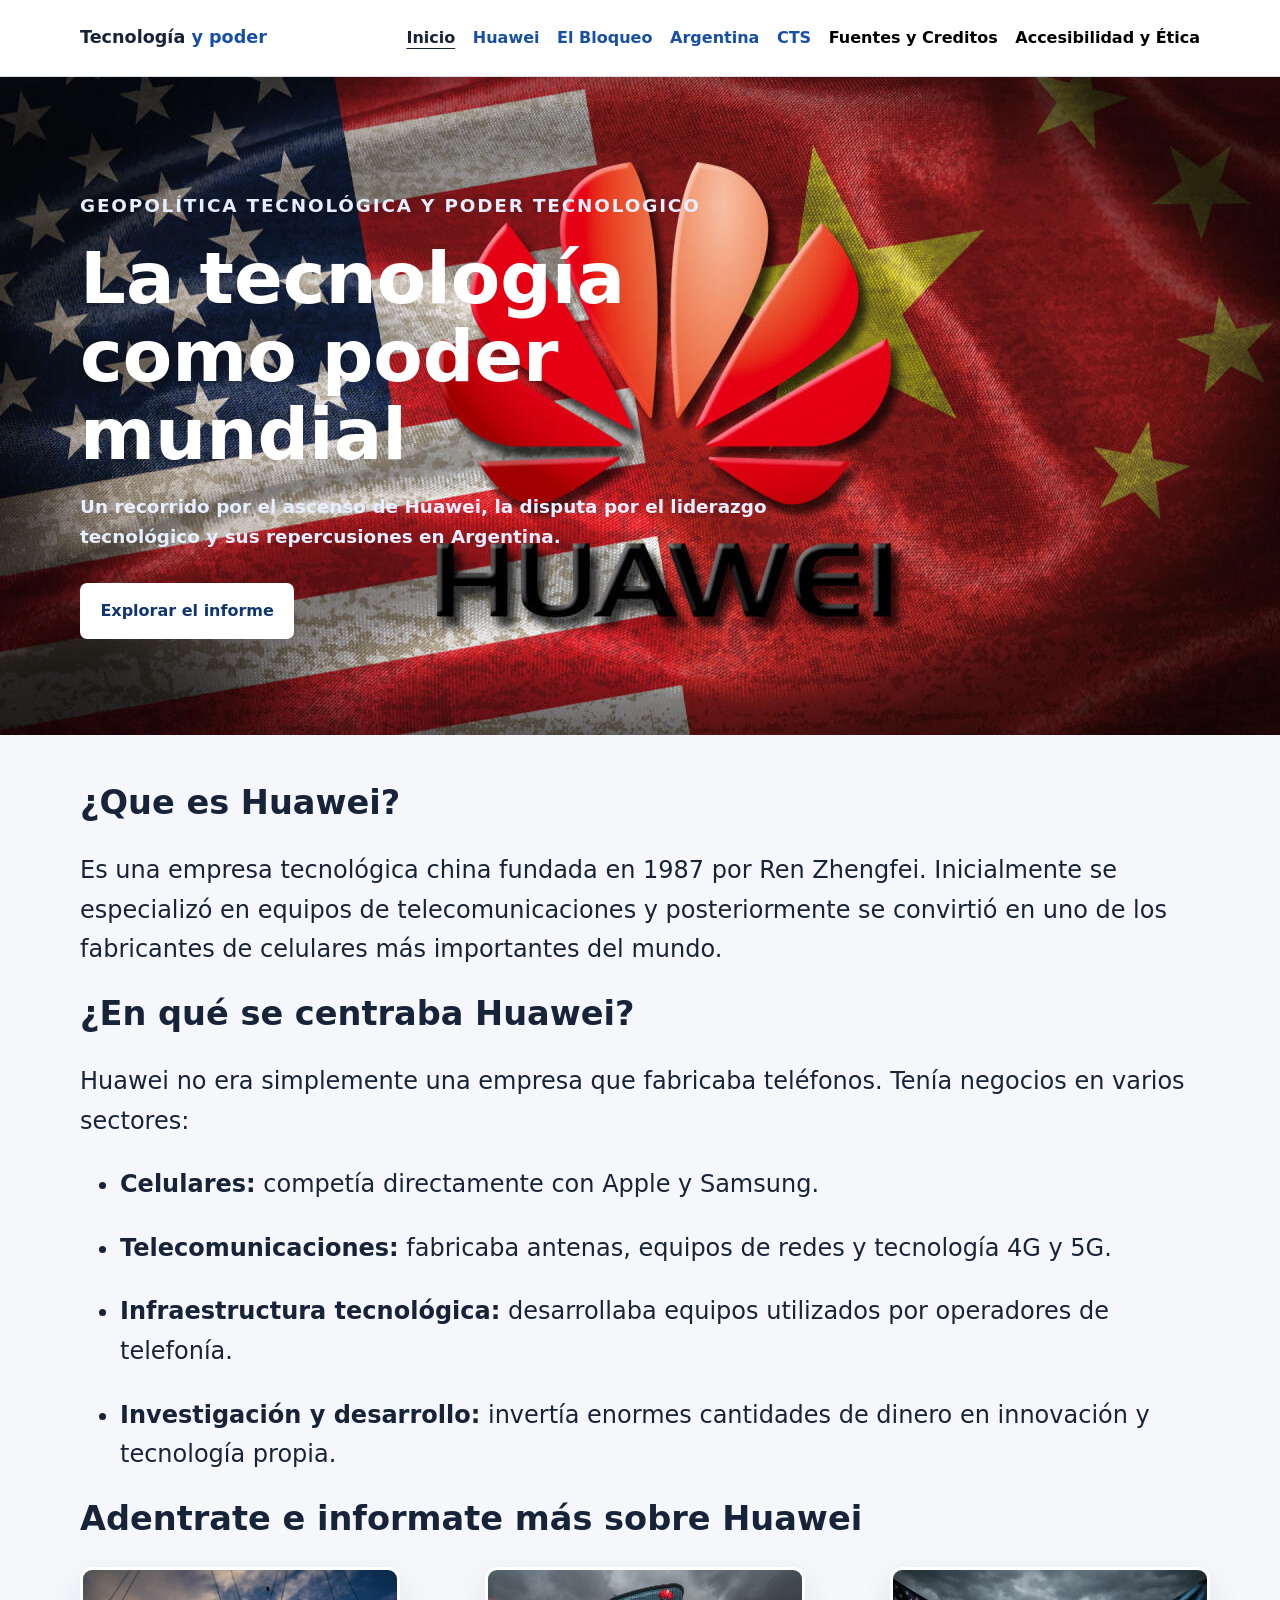
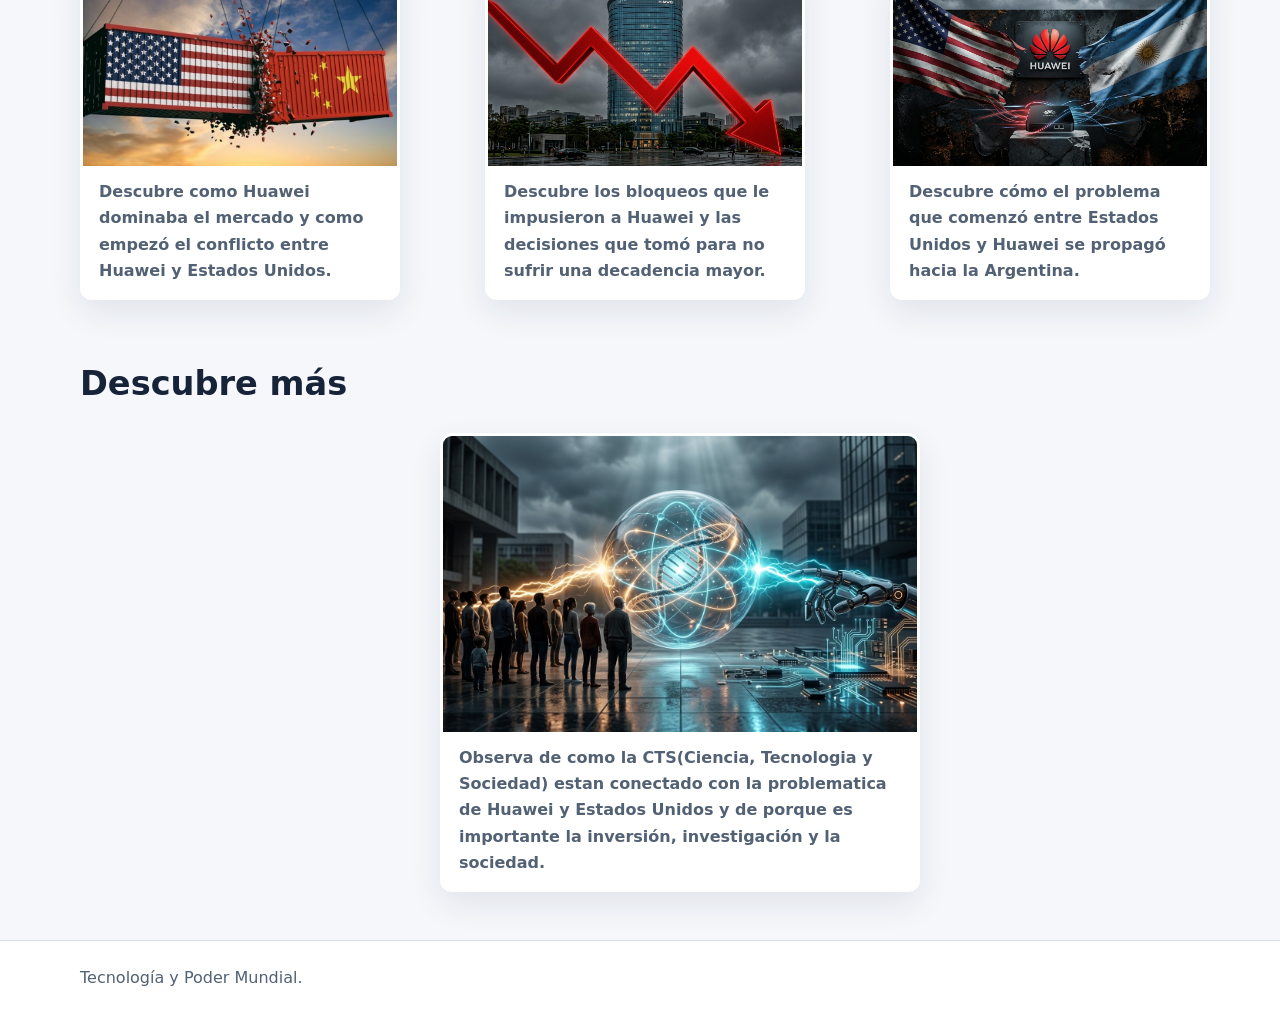
<file: index.html>
<!doctype html> <!-- Declaración del tipo de documento HTML5 -->
<html lang="es"> <!-- Idioma de la página -->
<head>
  <meta charset="utf-8"> <!-- Codificación de caracteres -->
  <meta name="viewport" content="width=device-width, initial-scale=1"> <!-- Configuración de la ventana gráfica para dispositivos móviles -->
  <meta name="description" content="Portal educativo sobre tecnología, poder mundial y el caso Huawei.">
  <title>Inicio | Tecnología como poder mundial</title> <!-- Nombre de la página que aparece en el navegador -->
  <link rel="stylesheet" href="styles/style.css"> <!-- Uso de .css -->
</head>
<body> <!-- Cuerpo de la página -->
  <a class="skip-link" href="#contenido">Saltar al contenido principal</a> 
  <header class="site-header"> <!-- Encabezado de la página -->
    <div class="header-inner">
      <a class="brand" href="index.html">Tecnología <span>y poder</span></a> <!-- "logo" de la página -->
      <nav aria-label="Navegación principal"> <!-- Barra de navegación -->
        <ul> <!-- Lista de elementos de navegación -->
          <li><a href="index.html" aria-current="page">Inicio</a></li> 
          <li><a href="Huawei.html">Huawei</a></li>
          <li><a href="Bloqueo.html">El Bloqueo</a></li>
          <li><a href="argentina.html">Argentina</a></li>
          <li><a href="contacto.html">CTS</a></li>
          <li><a class="extra" href="Fuentes.html">Fuentes y Creditos</a></li>
          <li><a class="extra" href="accesibilidad.html" >Accesibilidad y Ética</a></li>
        </ul>
      </nav>
    </div>
  </header>
  
  <main id="contenido"> <!-- Contenido principal de la página -->
    <section class="hero" aria-labelledby="titulo"> <!-- Sección principal de la página -->
      <div class="hero-content">
        <p class="eyebrow">Geopolítica Tecnológica y Poder Tecnologico</p>
        <h1 id="titulo">La tecnología como poder mundial</h1>
        <p id="Subtitulo"><strong>Un recorrido por el ascenso de Huawei, la disputa por el liderazgo tecnológico y sus repercusiones en Argentina.</strong></p>
        <a class="button" href="Huawei.html">Explorar el informe</a>
      </div>
    </section>

    <section class="container" aria-labelledby="temas"> <!-- Sección de introducción al contenido -->
      <h2 id="temas">¿Que es Huawei?</h2> <!-- Título de la sección -->
      <div class="introducion"> 
        <p class="parrafo-inicio">
          Es una empresa tecnológica china fundada en 1987 por Ren Zhengfei.
          Inicialmente se especializó en equipos de telecomunicaciones y
          posteriormente se convirtió en uno de los fabricantes de celulares
          más importantes del mundo.
        </p>

        <h2>¿En qué se centraba Huawei?</h2>

        <p  class="parrafo-inicio">
          Huawei no era simplemente una empresa que fabricaba teléfonos.
          Tenía negocios en varios sectores:
        </p>

        <ul  class="parrafo-inicio">
            <li >
              <P><strong>Celulares:</strong> competía directamente con Apple y Samsung.</p>
            </li>

            <li>
              <p> <strong>Telecomunicaciones:</strong> fabricaba antenas, equipos de redes
              y tecnología 4G y 5G.</p>
            </li>

            <li>
              <p><strong>Infraestructura tecnológica:</strong> desarrollaba equipos
              utilizados por operadores de telefonía.</p>
            </li>

            <li>
              <p><strong>Investigación y desarrollo:</strong> invertía enormes cantidades
              de dinero en innovación y tecnología propia.</p>
            </li>
        </ul>
      </div>

      <h2>Adentrate e informate más sobre Huawei</h2>
      <div class="gallery-grid"> <!-- Grid de galería con enlaces a las diferentes secciones del informe -->
        <figure> <!-- Figura con enlace a la sección de Huawei -->
          <a href="Huawei.html"><img src="assets/china-estados-unidos-trump.jpg" alt="Container de china y estados unidos chocando" loading="lazy"></a>
          <figcaption><b>Descubre como Huawei dominaba el mercado y como empezó el conflicto entre Huawei y Estados Unidos.</b></figcaption>
        </figure>
        <figure> <!-- Figura con enlace a la sección del Bloqueo -->
          <a href="Bloqueo.html"><img src="assets/Huawei caida.jpg" alt="Edificio de Huawei" loading="lazy"></a>
          <figcaption><b>Descubre los bloqueos que le impusieron a Huawei y las decisiones que tomó para no sufrir una decadencia mayor.</b></figcaption>
        </figure>
        <figure> <!-- Figura con enlace a la sección de Argentina -->
          <a href="argentina.html"><img src="assets/Huawei y Argentina.jpg" alt="Huawei y Estados unidos en Argentina" loading="lazy"></a>
          <figcaption><b>Descubre cómo el problema que comenzó entre Estados Unidos y Huawei se propagó hacia la Argentina.</b></figcaption>
        </figure>
      </div>

      <h2 class="espacio">Descubre más</h2>
      <div class="gallery-grid2">

          <figure> <!-- Figura con enlace a la sección de Huawei -->
            <a href="contacto.html"><img src="assets/Ciencia, Tecnologia y Sociedad.jpg" alt="Container de china y estados unidos chocando" loading="lazy"></a>
            <figcaption><b>Observa de como la CTS(Ciencia, Tecnologia y Sociedad) estan conectado con la problematica de Huawei y Estados Unidos y de porque es importante la inversión, investigación y la sociedad.</b></figcaption>
          </figure>
      </div>
    </section>
  </main>
  <footer class="site-footer"><div class="footer-inner"> <!-- Pie de la página -->
    <p>Tecnología y Poder Mundial.</p>
  </div></footer>
</body>
</html>
</file>
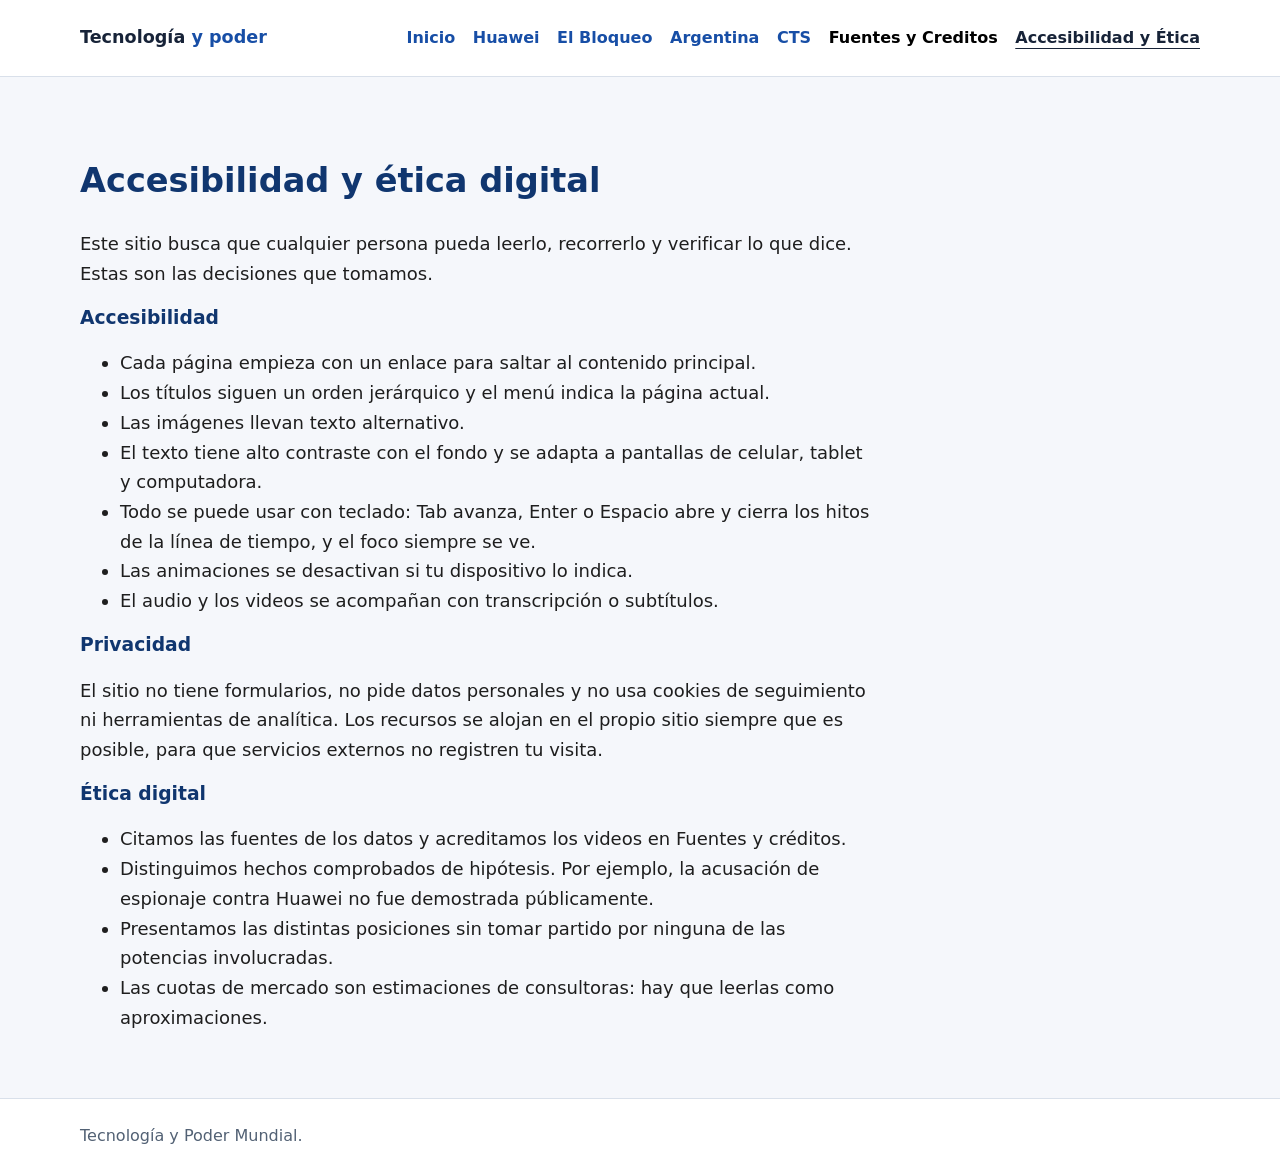
<file: accesibilidad.html>
<!doctype html> <!-- Declaración del tipo de documento HTML5 -->
<html lang="es"> <!-- Idioma de la página -->
<head>
  <meta charset="utf-8"> <!-- Codificación de caracteres -->
  <meta name="viewport" content="width=device-width, initial-scale=1"> <!-- Configuración de la ventana gráfica para dispositivos móviles -->
  <link rel="stylesheet" href="styles/style.css"> <!-- Uso de .css -->
</head>
<body> <!-- Cuerpo de la página -->
  <a class="skip-link" href="#contenido">Saltar al contenido principal</a> 
  <header class="site-header"> <!-- Encabezado de la página -->
    <div class="header-inner">
      <a class="brand" href="index.html">Tecnología <span>y poder</span></a> <!-- "logo" de la página -->
      <nav aria-label="Navegación principal"> <!-- Barra de navegación -->
        <ul> <!-- Lista de elementos de navegación -->
          <li><a href="index.html">Inicio</a></li> 
          <li><a href="Huawei.html">Huawei</a></li>
          <li><a href="Bloqueo.html">El Bloqueo</a></li>
          <li><a href="argentina.html">Argentina</a></li>
          <li><a href="contacto.html">CTS</a></li>
          <li><a class="extra" href="Fuentes.html">Fuentes y Creditos</a></li>
          <li><a class="extra" href="accesibilidad.html" aria-current="page">Accesibilidad y Ética</a></li>
        </ul>
      </nav>
    </div>
  </header>

    <main id="contenido" class="container">
        <article class="prose">
            <h2 class="color-titulo">Accesibilidad y ética digital</h2>
            <p class="lead">Este sitio busca que cualquier persona pueda leerlo, recorrerlo y verificar lo que dice. Estas son las decisiones que tomamos.</p>

            <h3 class="color-titulo"><b>Accesibilidad</b></h3>
            <ul class="lead">
                <li>Cada página empieza con un enlace para saltar al contenido principal.</li>
                <li>Los títulos siguen un orden jerárquico y el menú indica la página actual.</li>
                <li>Las imágenes llevan texto alternativo.</li>
                <li>El texto tiene alto contraste con el fondo y se adapta a pantallas de celular, tablet y computadora.</li>
                <li>Todo se puede usar con teclado: Tab avanza, Enter o Espacio abre y cierra los hitos de la línea de tiempo, y el foco siempre se ve.</li>
                <li>Las animaciones se desactivan si tu dispositivo lo indica.</li>
                <li>El audio y los videos se acompañan con transcripción o subtítulos.</li>
            </ul>

            <h3 class="color-titulo"><b>Privacidad</b></h3>
            <p class="lead">El sitio no tiene formularios, no pide datos personales y no usa cookies de seguimiento ni herramientas de analítica. Los recursos se alojan en el propio sitio siempre que es posible, para que servicios externos no registren tu visita.</p>

            <h3 class="color-titulo"><b>Ética digital</b></h3>
            <ul class="lead">
                <li>Citamos las fuentes de los datos y acreditamos los videos en Fuentes y créditos.</li>
                <li>Distinguimos hechos comprobados de hipótesis. Por ejemplo, la acusación de espionaje contra Huawei no fue demostrada públicamente.</li>
                <li>Presentamos las distintas posiciones sin tomar partido por ninguna de las potencias involucradas.</li>
                <li>Las cuotas de mercado son estimaciones de consultoras: hay que leerlas como aproximaciones.</li>
            </ul>

        </article>
    </main>  

    <footer class="site-footer"> <!-- Pie de página -->
    <div class="footer-inner"> <!-- Contenido del pie de página -->
      <p>Tecnología y Poder Mundial.</p>
    </div>
  </footer>
    
</body>
</file>
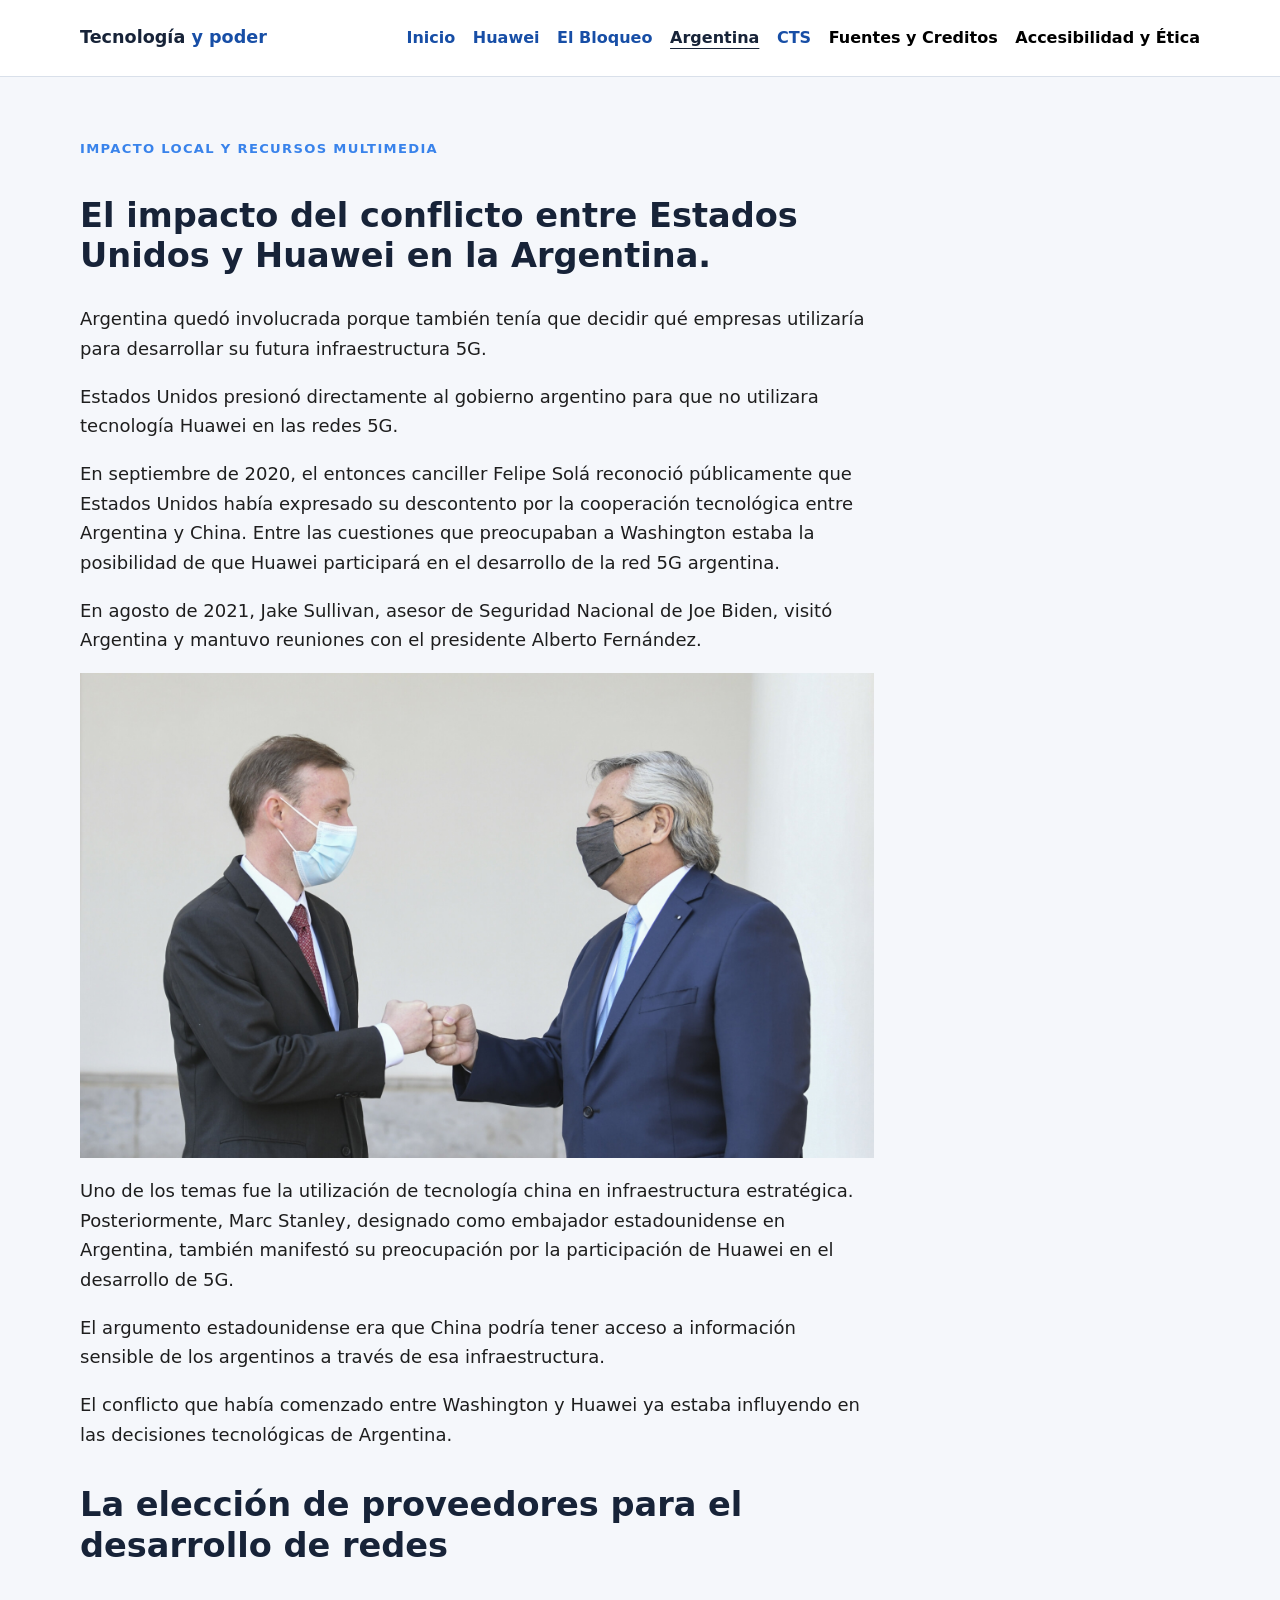
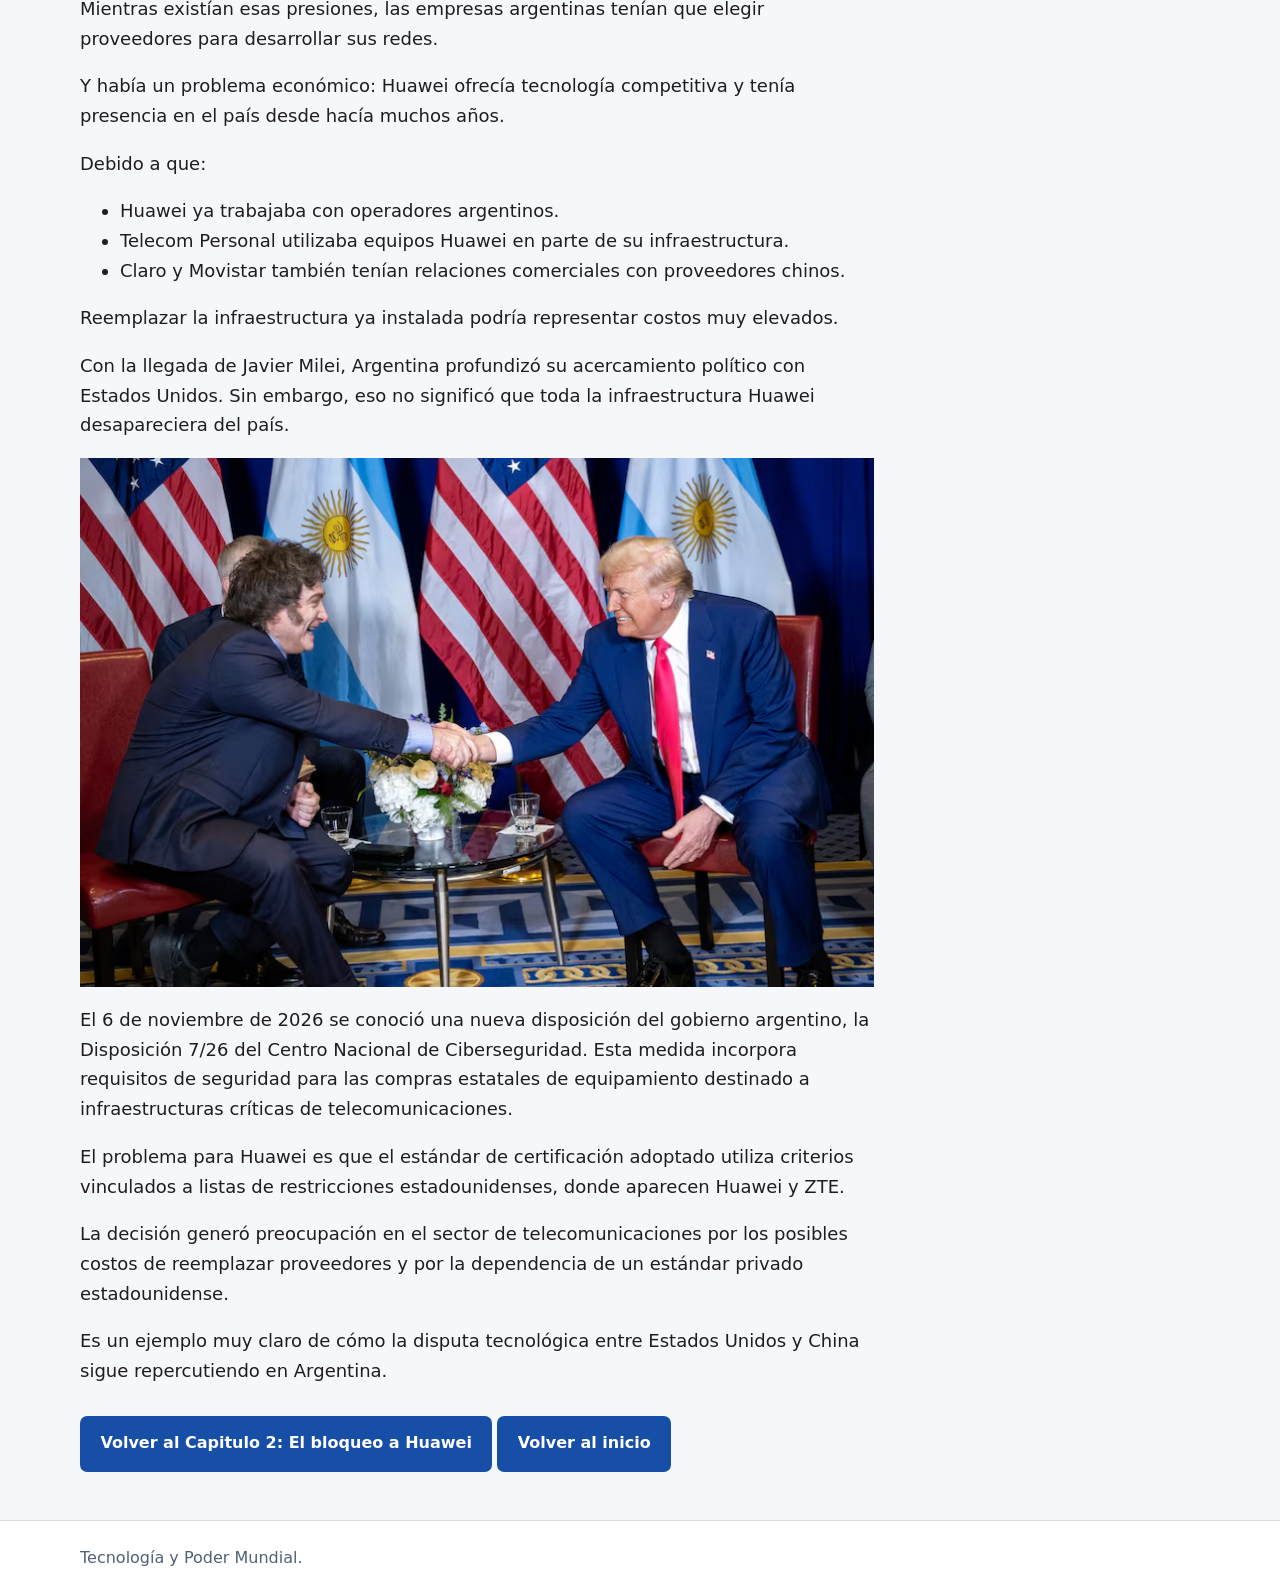
<file: argentina.html>
<!doctype html> <!-- Declaración del tipo de documento HTML5 -->
<html lang="es"> <!-- Idioma de la página -->
<head>
  <meta charset="utf-8"> <!-- Codificación de caracteres -->
  <meta name="viewport" content="width=device-width, initial-scale=1"> <!-- Configuración de la ventana gráfica para dispositivos móviles -->
  <meta name="description" content="Impacto del caso Huawei en Argentina, con galería y recurso audiovisual.">
  <title>Argentina y multimedia | Tecnología y poder</title> <!-- Nombre de la página que aparece en el navegador-->
  <link rel="stylesheet" href="styles/style.css"> <!-- Uso de .css -->
</head>

<body> <!-- Cuerpo de la página -->
  <a class="skip-link" href="#contenido">Saltar al contenido principal</a>
  <header class="site-header">
  <div class="header-inner">
    <a class="brand" href="index.html">Tecnología <span>y poder</span></a> <!-- "logo" de la página -->
    <nav aria-label="Navegación principal"> <!-- Barra de navegación -->
      <ul> <!-- Lista de elementos de navegación -->
        <li><a href="index.html">Inicio</a></li>
        <li><a href="Huawei.html">Huawei</a></li>
        <li><a href="Bloqueo.html">El Bloqueo</a></li>
        <li><a href="argentina.html" aria-current="page">Argentina</a></li>
        <li><a href="contacto.html">CTS</a></li>
        <li><a class="extra" href="Fuentes.html">Fuentes y Creditos</a></li>
        <li><a class="extra" href="accesibilidad.html" >Accesibilidad y Ética</a></li>
      </ul>
    </nav>
  </div>
</header>

  <main id="contenido" class="container"> <!-- Contenido principal de la página -->
    <article class="prose">
      <p class="eyebrow">Impacto local y recursos multimedia</p> <!-- Subtítulo de la página -->
      <h2>El impacto del conflicto entre Estados Unidos y Huawei en la Argentina.</h2> <!-- Título de la página -->
      <p class="lead">Argentina quedó involucrada porque también tenía que decidir qué empresas utilizaría para desarrollar su futura infraestructura 5G.</p>
      <p class="lead">Estados Unidos presionó directamente al gobierno argentino para que no utilizara tecnología Huawei en las redes 5G.</p>
      <p class="lead">En septiembre de 2020, el entonces canciller Felipe Solá reconoció públicamente que Estados Unidos había expresado su descontento por la cooperación tecnológica entre Argentina y China. Entre las cuestiones que preocupaban a Washington estaba la posibilidad de que Huawei participará en el desarrollo de la red 5G argentina.</p>
      <p class="lead">En agosto de 2021, Jake Sullivan, asesor de Seguridad Nacional de Joe Biden, visitó Argentina y mantuvo reuniones con el presidente Alberto Fernández.</p>
      <img id="Imagen" src="assets/Jake Sullivan.jpg" alt="Jake Sullivan y Alberto Fernández"> <!-- Etiqueta de imagen -->
      <p class="lead">Uno de los temas fue la utilización de tecnología china en infraestructura estratégica. Posteriormente, Marc Stanley, designado como embajador estadounidense en Argentina, también manifestó su preocupación por la participación de Huawei en el desarrollo de 5G.</p>
      <p class="lead">El argumento estadounidense era que China podría tener acceso a información sensible de los argentinos a través de esa infraestructura.</p>
      <p class="lead">El conflicto que había comenzado entre Washington y Huawei ya estaba influyendo en las decisiones tecnológicas de Argentina.</p>

      <h2>La elección de proveedores para el desarrollo de redes</h2>
      <p class="lead">Mientras existían esas presiones, las empresas argentinas tenían que elegir proveedores para desarrollar sus redes.</p>
      <p class="lead">Y había un problema económico: Huawei ofrecía tecnología competitiva y tenía presencia en el país desde hacía muchos años.</p>
      <p class="lead">
        Debido a que:
        <ul>
          <li class="lead">Huawei ya trabajaba con operadores argentinos.</li>
          <li class="lead">Telecom Personal utilizaba equipos Huawei en parte de su infraestructura.</li>
          <li class="lead">Claro y Movistar también tenían relaciones comerciales con proveedores chinos.</li>
        </ul>
      </p>
      <p class="lead">Reemplazar la infraestructura ya instalada podría representar costos muy elevados. </p>
      <p class="lead">Con la llegada de Javier Milei, Argentina profundizó su acercamiento político con Estados Unidos. Sin embargo, eso no significó que toda la infraestructura Huawei desapareciera del país.</p>
      <img id="Imagen" src="assets/Milei y Donald Trump.avif" alt="Javier Milei y Donald Trump"> <!-- Etiqueta de imagen -->
      <p class="lead">El 6 de noviembre de 2026 se conoció una nueva disposición del gobierno argentino, la Disposición 7/26 del Centro Nacional de Ciberseguridad. Esta medida incorpora requisitos de seguridad para las compras estatales de equipamiento destinado a infraestructuras críticas de telecomunicaciones.</p>
      <p class="lead">El problema para Huawei es que el estándar de certificación adoptado utiliza criterios vinculados a listas de restricciones estadounidenses, donde aparecen Huawei y ZTE.</p>
      <p class="lead">La decisión generó preocupación en el sector de telecomunicaciones por los posibles costos de reemplazar proveedores y por la dependencia de un estándar privado estadounidense.</p>
      <p class="lead">Es un ejemplo muy claro de cómo la disputa tecnológica entre Estados Unidos y China sigue repercutiendo en Argentina.</p>

      <a class="button" href="Bloqueo.html">Volver al Capitulo 2: El bloqueo a Huawei</a>
      <a class="button" href="index.html">Volver al inicio</a>

    </article>
  </main>
  <footer class="site-footer">
    <div class="footer-inner">
      <p>Tecnología y Poder Mundial.</p>
    </div>
  </footer>
</body>
</html>
</file>
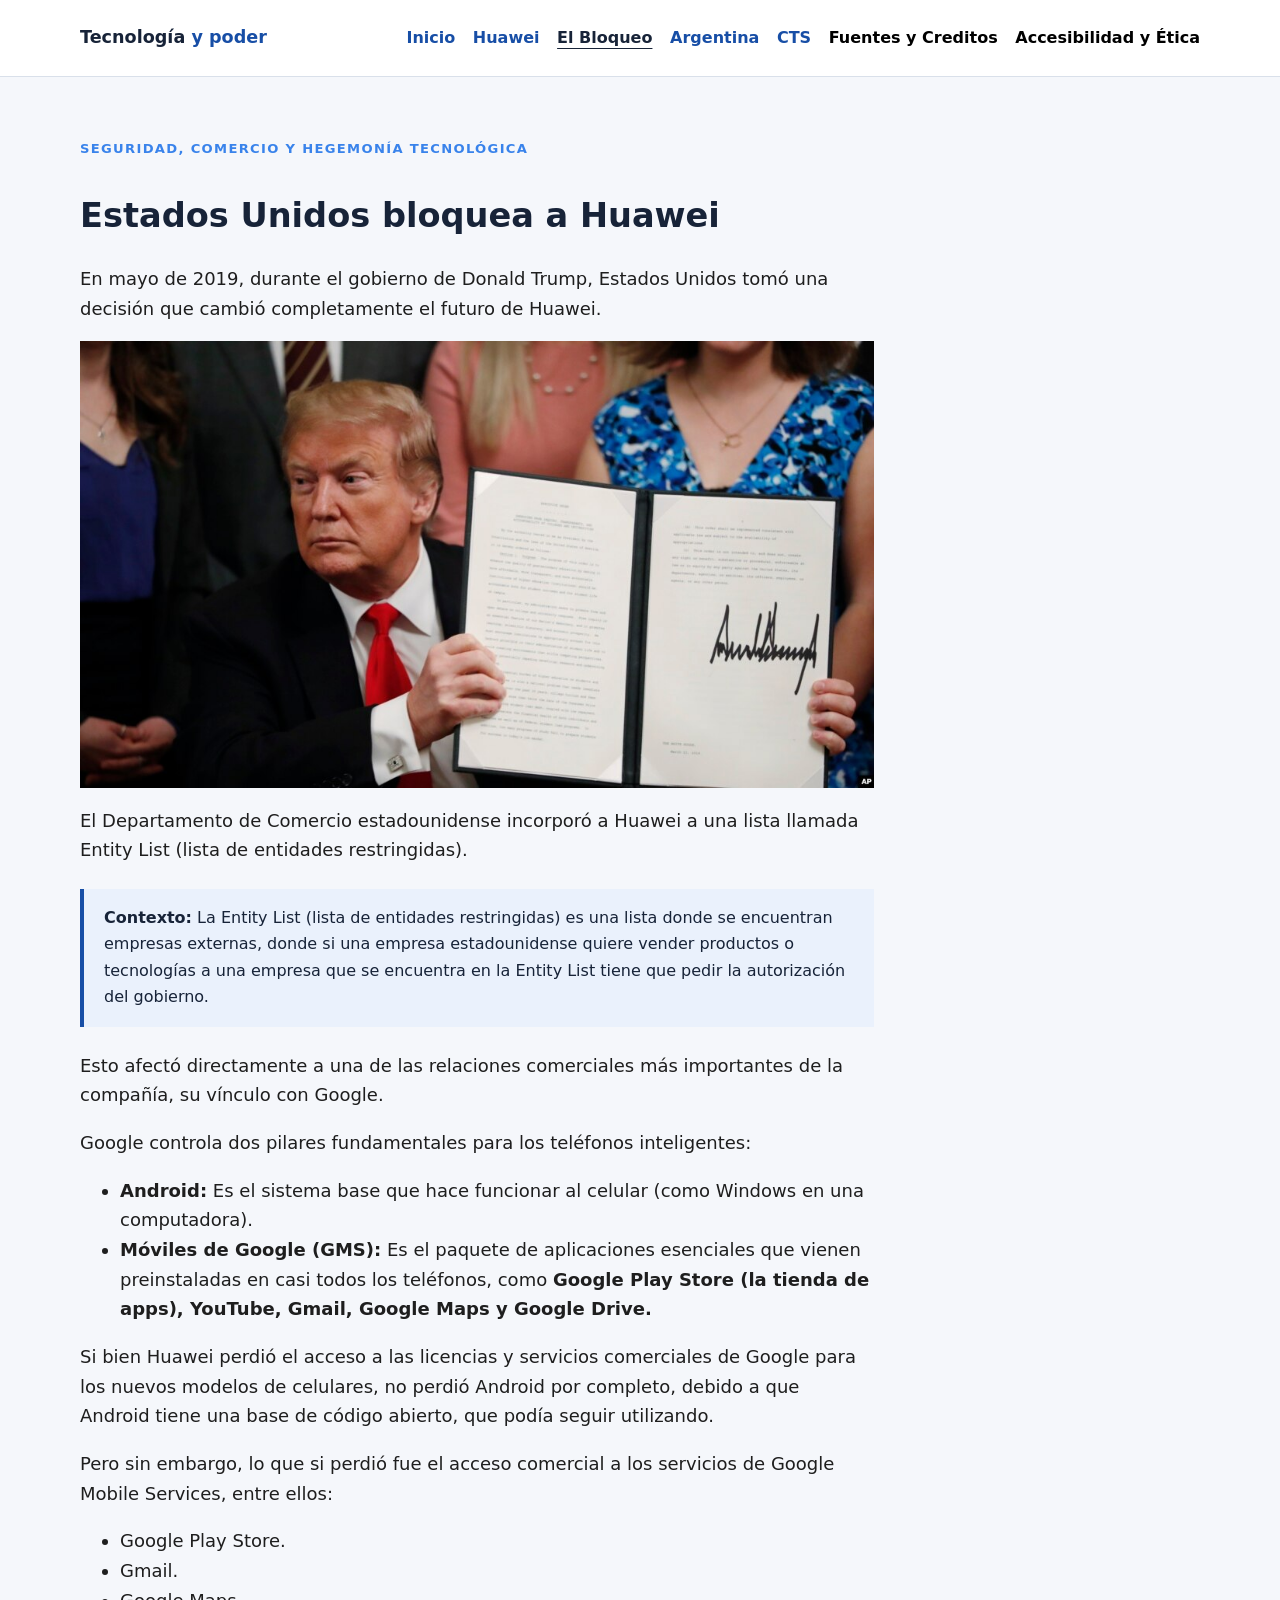
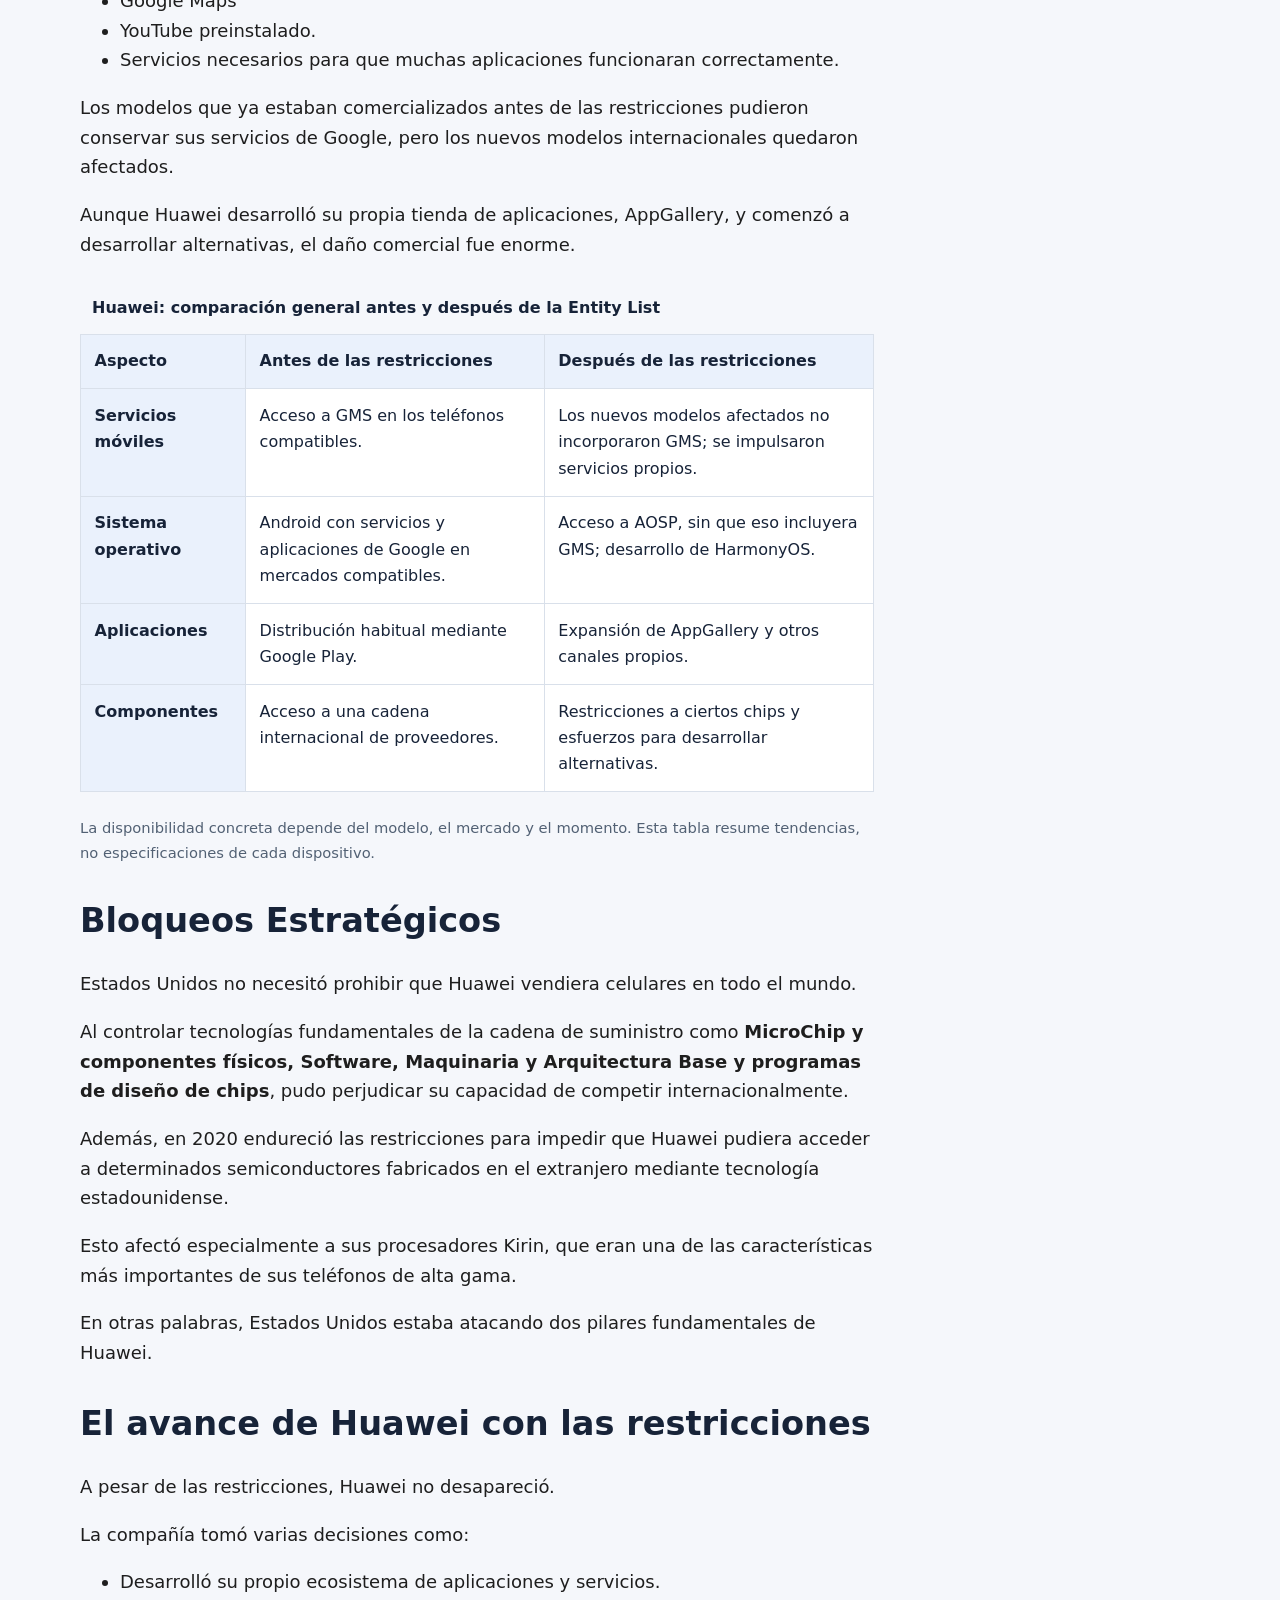
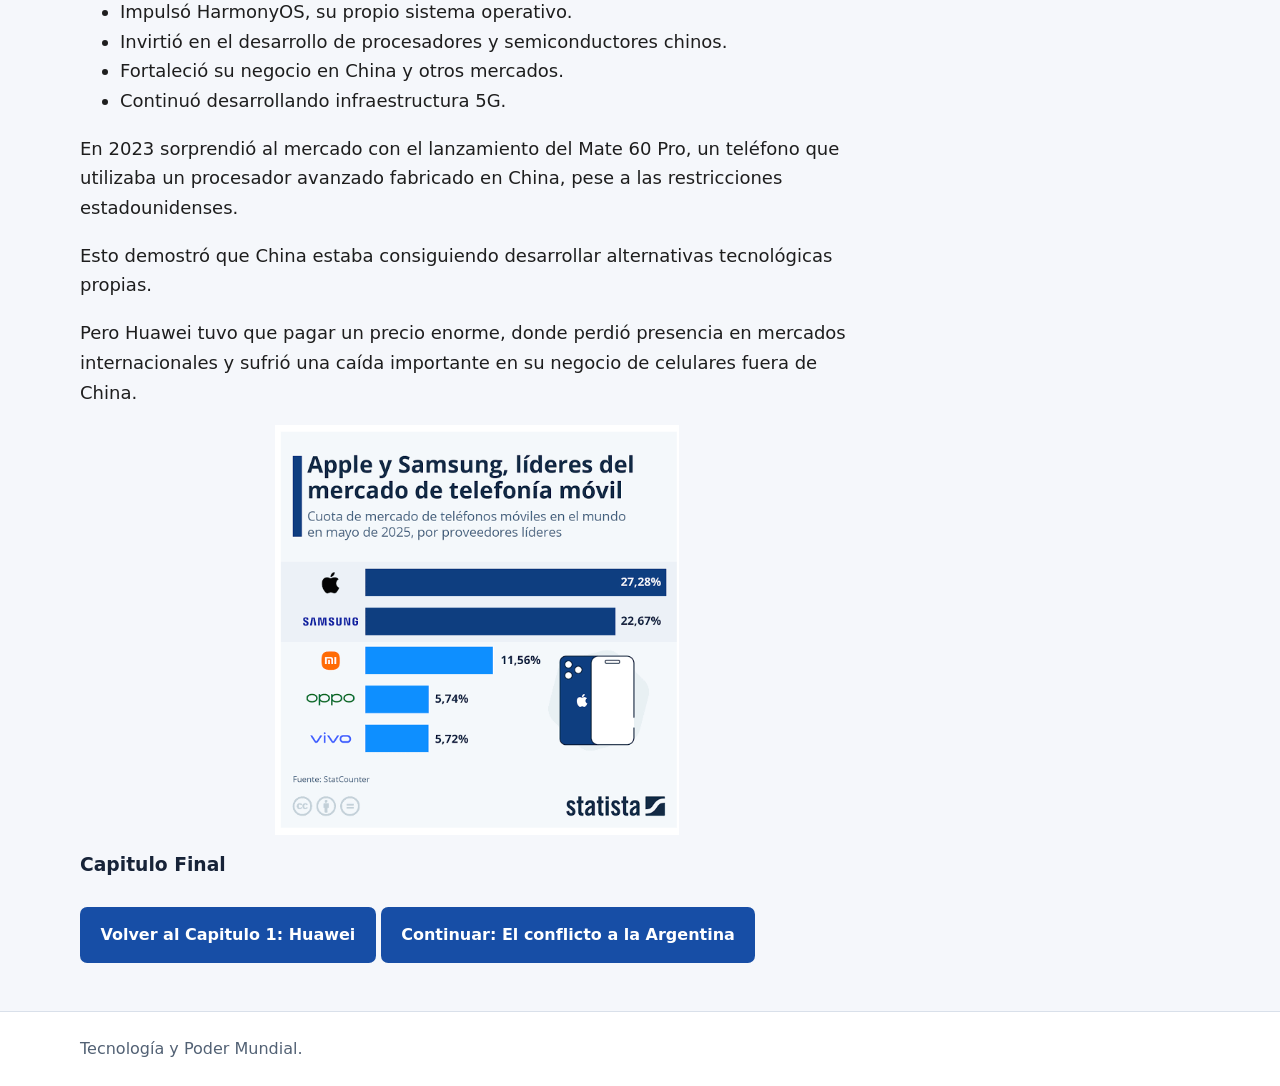
<file: Bloqueo.html>
<!doctype html> <!-- Declaración del tipo de documento HTML5 -->
<html lang="es"> <!-- Idioma de la página -->
<head>
  <meta charset="utf-8"> <!-- Codificación de caracteres -->
  <meta name="viewport" content="width=device-width, initial-scale=1"> <!-- Configuración de la ventana gráfica para dispositivos móviles -->
  <meta name="description" content="Análisis del bloqueo tecnológico a Huawei y la disputa por el 5G.">
  <title>Conflicto geopolítico | Tecnología y poder</title> <!-- Nombre de la página que aparece en el navegador -->
  <link rel="stylesheet" href="styles/style.css"> <!-- Uso de .css -->
</head>

<body> <!-- Cuerpo de la página -->
  <a class="skip-link" href="#contenido">Saltar al contenido principal</a>
  <header class="site-header"> <!-- Encabezado de la página -->
    <div class="header-inner">
      <a class="brand" href="index.html">Tecnología <span>y poder</span></a> <!-- "logo" de la página -->
      <nav aria-label="Navegación principal"> <!-- Barra de navegación -->
        <ul> <!-- Lista de elementos de navegación -->
          <li><a href="index.html">Inicio</a></li>
          <li><a href="Huawei.html">Huawei</a></li>
          <li><a href="Bloqueo.html" aria-current="page">El Bloqueo</a></li>
          <li><a href="argentina.html">Argentina</a></li>
          <li><a href="contacto.html">CTS</a></li>
          <li><a class="extra" href="Fuentes.html">Fuentes y Creditos</a></li>
          <li><a class="extra" href="accesibilidad.html" >Accesibilidad y Ética</a></li>
        </ul>
     </nav>
    </div>
  </header> 

  <main id="contenido" class="container"> <!-- Contenido principal de la página -->
    <article class="prose">
      <p class="eyebrow">Seguridad, comercio y hegemonía tecnológica</p> <!-- Subtítulo de la página -->
      <h2>Estados Unidos bloquea a Huawei</h2> <!-- Título de la página -->
      <p class="lead">En mayo de 2019, durante el gobierno de Donald Trump, Estados Unidos tomó una decisión que cambió completamente el futuro de Huawei.</p>
      <img id="Imagen" src="assets/Entity List.jpg" alt="Donald Trup firma la Entity List"> <!-- Imagen de la firma de la Entity List -->
      <p class="lead">El Departamento de Comercio estadounidense incorporó a Huawei a una lista llamada Entity List (lista de entidades restringidas).</p>
      <aside class="callout"><strong>Contexto:</strong> La Entity List (lista de entidades restringidas) es una lista donde se encuentran empresas externas, donde si una empresa estadounidense quiere vender productos o tecnologías a una empresa que se encuentra en la Entity List tiene que pedir la autorización del gobierno.</aside>
      <!-- Elemento aside -->
      <p class="lead">Esto afectó directamente a una de las relaciones comerciales más importantes de la compañía, su vínculo con Google.</p>
      <p class="lead">Google controla dos pilares fundamentales para los teléfonos inteligentes:
        <ul> <!-- Lista de características de Google -->
          <li class="lead"><strong>Android:</strong> Es el sistema base que hace funcionar al celular (como Windows en una computadora). </li>
          <li class="lead"><strong>Móviles de Google (GMS):</strong> Es el paquete de aplicaciones esenciales que vienen preinstaladas en casi todos los teléfonos, como <strong>Google Play Store (la tienda de apps), YouTube, Gmail, Google Maps y Google Drive.</strong></li>
        </ul>
      </p>
      <p class="lead">Si bien Huawei perdió el acceso a las licencias y servicios comerciales de Google para los nuevos modelos de celulares, no perdió Android por completo, debido a que Android tiene una base de código abierto, que podía seguir utilizando.</p>
      <p class="lead">
        Pero sin embargo, lo que si perdió fue el acceso comercial a los servicios de Google Mobile Services, entre ellos:
        <ul>
          <li class="lead">Google Play Store.</li>
          <li class="lead">Gmail.</li>
          <li class="lead">Google Maps</li>
          <li class="lead">YouTube preinstalado.</li>
          <li class="lead">Servicios necesarios para que muchas aplicaciones funcionaran correctamente.</li>
        </ul>
      </p>
      <p class="lead">Los modelos que ya estaban comercializados antes de las restricciones pudieron conservar sus servicios de Google, pero los nuevos modelos internacionales quedaron afectados.</p>
      <p class="lead">Aunque Huawei desarrolló su propia tienda de aplicaciones, AppGallery, y comenzó a desarrollar alternativas, el daño comercial fue enorme.</p> 

      <div class="table-wrap"> <!-- Contenedor de la tabla -->
       <table> <!-- Tabla de comparación de Huawei antes y despues de la Lista de Entidades-->
          <caption>Huawei: comparación general antes y después de la Entity List</caption>
          <thead> <!-- Encabezado de la tabla -->
            <tr>
              <th scope="col">Aspecto</th>
              <th scope="col">Antes de las restricciones</th>
              <th scope="col">Después de las restricciones</th>
            </tr>
          </thead>

          <tbody> <!-- Cuerpo de la tabla -->
            <tr> 
              <th scope="row">Servicios móviles</th>
              <td>Acceso a GMS en los teléfonos compatibles.</td>
              <td>Los nuevos modelos afectados no incorporaron GMS; se impulsaron servicios propios.</td>
            </tr>
            <tr>
              <th scope="row">Sistema operativo</th>
              <td>Android con servicios y aplicaciones de Google en mercados compatibles.</td>
              <td>Acceso a AOSP, sin que eso incluyera GMS; desarrollo de HarmonyOS.</td>
            </tr>
            <tr>
              <th scope="row">Aplicaciones</th>
              <td>Distribución habitual mediante Google Play.</td>
              <td>Expansión de AppGallery y otros canales propios.</td>
            </tr>
            <tr>
              <th scope="row">Componentes</th>
              <td>Acceso a una cadena internacional de proveedores.</td>
              <td>Restricciones a ciertos chips y esfuerzos para desarrollar alternativas.</td>
            </tr>
          </tbody>
        </table>
      </div>
      <p class="muted">La disponibilidad concreta depende del modelo, el mercado y el momento. Esta tabla resume tendencias, no especificaciones de cada dispositivo.</p>
      <h2>Bloqueos Estratégicos</h2>
      <p class="lead">Estados Unidos no necesitó prohibir que Huawei vendiera celulares en todo el mundo.</p>
      <p class="lead">Al controlar tecnologías fundamentales de la cadena de suministro como <strong>MicroChip y componentes físicos, Software, Maquinaria y Arquitectura Base y programas de diseño de chips</strong>, pudo perjudicar su capacidad de competir internacionalmente.</p>
      <p class="lead">Además, en 2020 endureció las restricciones para impedir que Huawei pudiera acceder a determinados semiconductores fabricados en el extranjero mediante tecnología estadounidense.</p>
      <p class="lead">Esto afectó especialmente a sus procesadores Kirin, que eran una de las características más importantes de sus teléfonos de alta gama.</p>
      <p class="lead">En otras palabras, Estados Unidos estaba atacando dos pilares fundamentales de Huawei.</p>
        
      <h2>El avance de Huawei con las restricciones</h2>
     <p class="lead">A pesar de las restricciones, Huawei no desapareció.</p>
      <p class="lead">
      La compañía tomó varias decisiones como:
      <ul>
        <li class="lead">Desarrolló su propio ecosistema de aplicaciones y servicios.</li>
        <li class="lead">Impulsó HarmonyOS, su propio sistema operativo.</li>
        <li class="lead">Invirtió en el desarrollo de procesadores y semiconductores chinos.</li>
        <li class="lead">Fortaleció su negocio en China y otros mercados.</li>
        <li class="lead">Continuó desarrollando infraestructura 5G.</li>
      </ul>
      </p>
      <p class="lead">En 2023 sorprendió al mercado con el lanzamiento del Mate 60 Pro, un teléfono que utilizaba un procesador avanzado fabricado en China, pese a las restricciones estadounidenses.</p>
      <p class="lead">Esto demostró que China estaba consiguiendo desarrollar alternativas tecnológicas propias.</p>
      <p class="lead">Pero Huawei tuvo que pagar un precio enorme, donde perdió presencia en mercados internacionales y sufrió una caída importante en su negocio de celulares fuera de China.</p>
      <img id="imagen" src="assets/image.png" alt="Estadisticas de ventas mundial de celular 2025">

      <h3>Capitulo Final</h3> <!-- Subtítulo del capítulo -->
      <a class="button" href="Huawei.html">Volver al Capitulo 1: Huawei</a> <!-- Botón para volver al capítulo 1 -->
      <a class="button" href="argentina.html">Continuar: El conflicto a la Argentina</a> <!-- Botón para continuar al capítulo 3 -->
    </article>
  </main>
  <footer class="site-footer">
    <div class="footer-inner">
      <p>Tecnología y Poder Mundial.</p>
    </div>
  </footer>
</body>
</html>
</file>
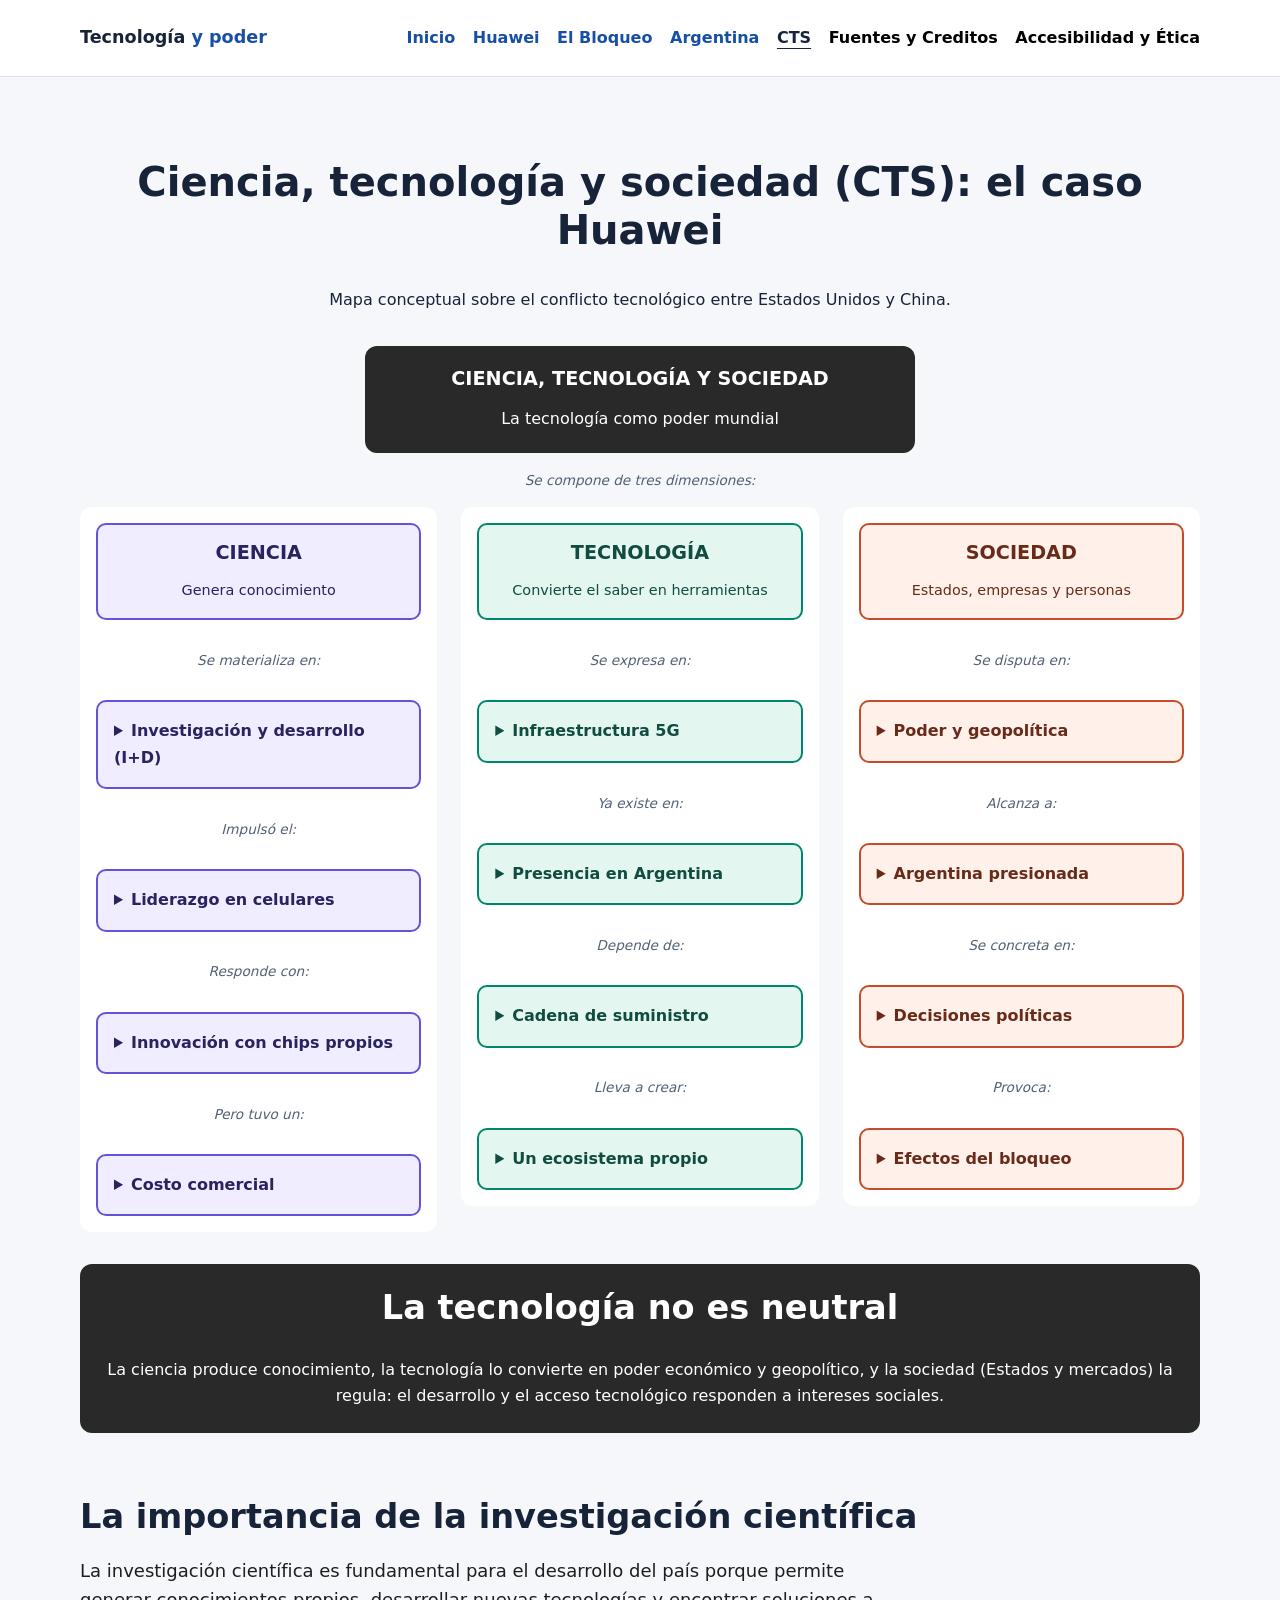
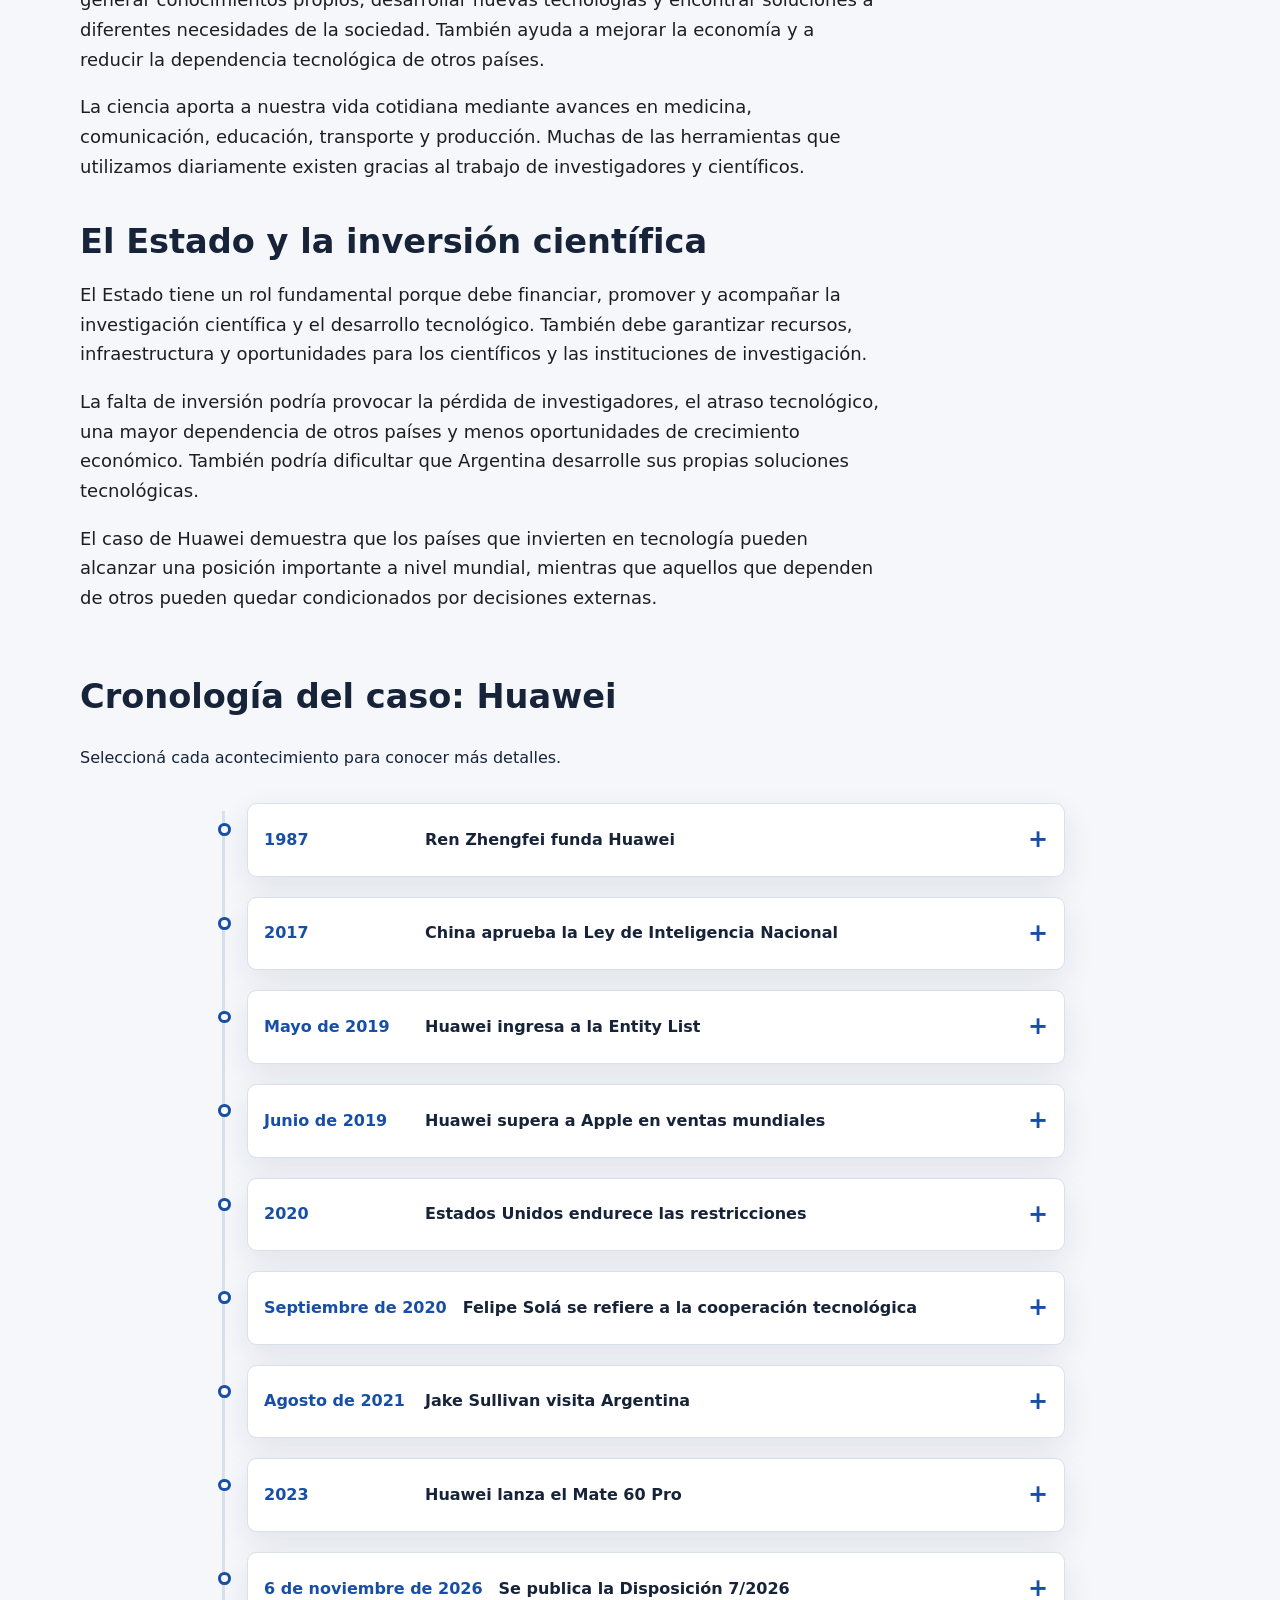
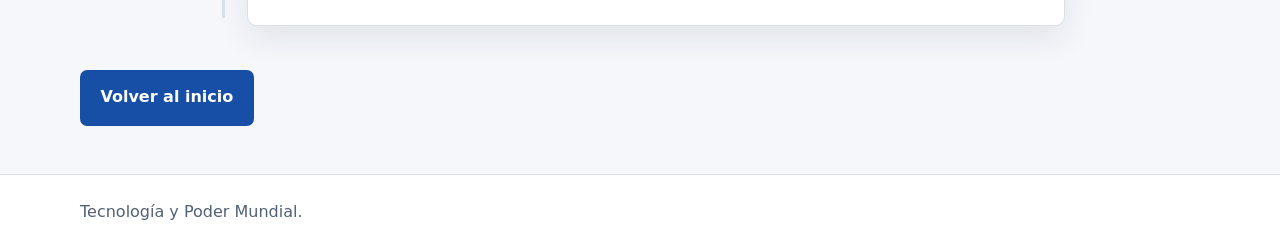
<file: contacto.html>
<!doctype html>
<html lang="es">
<head>
    <meta charset="utf-8">
    <meta name="viewport" content="width=device-width, initial-scale=1">
    <meta name="description" content="Formulario de consulta educativa sobre geopolítica tecnológica.">
    <title>Contacto y participación | Tecnología y poder</title>
    <link rel="stylesheet" href="styles/style.css">
</head>

<body>
    <a class="skip-link" href="#contenido">Saltar al contenido principal</a>

    <header class="site-header">
        <div class="header-inner">
            <a class="brand" href="index.html">Tecnología <span>y poder</span></a>

            <nav aria-label="Navegación principal">
                <ul>
                    <li><a href="index.html">Inicio</a></li>
                    <li><a href="Huawei.html">Huawei</a></li>
                    <li><a href="Bloqueo.html">El Bloqueo</a></li>
                    <li><a href="argentina.html">Argentina</a></li>
                    <li><a href="contacto.html" aria-current="page">CTS</a></li>
                    <li><a class="extra" href="Fuentes.html">Fuentes y Creditos</a></li>
                    <li><a class="extra" href="accesibilidad.html" >Accesibilidad y Ética</a></li>
                </ul>
            </nav>
        </div>
    </header>

    <main id="contenido" class="container">

        <!-- MAPA CONCEPTUAL -->
        <section class="mapa-conceptual">

            <header class="mapa-encabezado">
                <h1>Ciencia, tecnología y sociedad (CTS): el caso Huawei</h1>
                <p>Mapa conceptual sobre el conflicto tecnológico entre Estados Unidos y China.</p>
            </header>

            <div class="mapa-raiz">
                <h2>CIENCIA, TECNOLOGÍA Y SOCIEDAD</h2>
                <p>La tecnología como poder mundial</p>
            </div>

            <p class="relacion">Se compone de tres dimensiones:</p>

            <div class="mapa-columnas">

                <!-- RAMA: CIENCIA -->
                <section class="rama ciencia">
                    <div class="concepto-principal">
                        <h2>CIENCIA</h2>
                        <p>Genera conocimiento</p>
                    </div>

                    <p class="relacion">Se materializa en:</p>

                    <details class="concepto">
                        <summary>Investigación y desarrollo (I+D)</summary>
                        <p>Huawei invirtió enormes sumas en innovación y tecnología propia.</p>
                    </details>

                    <p class="relacion">Impulsó el:</p>

                    <details class="concepto">
                        <summary>Liderazgo en celulares</summary>
                        <p>En el segundo trimestre de 2019, Huawei superó a Apple y se convirtió en el segundo fabricante mundial.</p>
                    </details>

                    <p class="relacion">Responde con:</p>

                    <details class="concepto">
                        <summary>Innovación con chips propios</summary>
                        <p>El Mate 60 Pro (2023) incorporó un procesador avanzado fabricado en China.</p>
                    </details>

                    <p class="relacion">Pero tuvo un:</p>

                    <details class="concepto">
                        <summary>Costo comercial</summary>
                        <p>Fuerte caída de ventas de celulares fuera de China.</p>
                    </details>
                </section>

                <!-- RAMA: TECNOLOGÍA -->
                <section class="rama tecnologia">
                    <div class="concepto-principal">
                        <h2>TECNOLOGÍA</h2>
                        <p>Convierte el saber en herramientas</p>
                    </div>

                    <p class="relacion">Se expresa en:</p>

                    <details class="concepto">
                        <summary>Infraestructura 5G</summary>
                        <p>Huawei lidera con aproximadamente un 31%; Ericsson, un 21%; y Nokia, menos del 16%.</p>
                    </details>

                    <p class="relacion">Ya existe en:</p>

                    <details class="concepto">
                        <summary>Presencia en Argentina</summary>
                        <p>Telecom Personal utiliza equipos Huawei; reemplazarlos es muy costoso.</p>
                    </details>

                    <p class="relacion">Depende de:</p>

                    <details class="concepto">
                        <summary>Cadena de suministro</summary>
                        <p>Chips, software, maquinaria y diseño de chips de EE. UU.; Android y servicios de Google.</p>
                    </details>

                    <p class="relacion">Lleva a crear:</p>

                    <details class="concepto">
                        <summary>Un ecosistema propio</summary>
                        <p>AppGallery y HarmonyOS para reemplazar los servicios de Google.</p>
                    </details>
                </section>

                <!-- RAMA: SOCIEDAD -->
                <section class="rama sociedad">
                    <div class="concepto-principal">
                        <h2>SOCIEDAD</h2>
                        <p>Estados, empresas y personas</p>
                    </div>

                    <p class="relacion">Se disputa en:</p>

                    <details class="concepto">
                        <summary>Poder y geopolítica</summary>
                        <p>Estados Unidos alega espionaje (no demostrado) y busca contener el avance de China.</p>
                    </details>

                    <p class="relacion">Alcanza a:</p>

                    <details class="concepto">
                        <summary>Argentina presionada</summary>
                        <p>Solá (2020), Sullivan (2021) y Stanley cuestionaron a Huawei en el 5G.</p>
                    </details>

                    <p class="relacion">Se concreta en:</p>

                    <details class="concepto">
                        <summary>Decisiones políticas</summary>
                        <p>Entity List (2019), restricciones de 2020 y Disposición 7/26 (Argentina, 2026).</p>
                    </details>

                    <p class="relacion">Provoca:</p>

                    <details class="concepto">
                        <summary>Efectos del bloqueo</summary>
                        <p>Sin Google Play, Gmail, Maps ni YouTube en modelos nuevos; sin chips Kirin.</p>
                    </details>
                </section>

            </div>

            <!-- CONCLUSIÓN DEL MAPA -->
            <section class="conclusion">
                <h2>La tecnología no es neutral</h2>
                <p>La ciencia produce conocimiento, la tecnología lo convierte en poder económico y geopolítico, y la sociedad (Estados y mercados) la regula: el desarrollo y el acceso tecnológico responden a intereses sociales.</p>
            </section>

        </section>
        <!-- FIN DEL MAPA CONCEPTUAL -->


        <!-- CONTENIDO SOBRE CIENCIA Y ESTADO -->
        <section class="contenido-investigacion">

            <section class="apartado">
                <h2>La importancia de la investigación científica</h2>

                <p class="lead">La investigación científica es fundamental para el desarrollo del país porque permite generar conocimientos propios, desarrollar nuevas tecnologías y encontrar soluciones a diferentes necesidades de la sociedad. También ayuda a mejorar la economía y a reducir la dependencia tecnológica de otros países.</p>

                <p class="lead">La ciencia aporta a nuestra vida cotidiana mediante avances en medicina, comunicación, educación, transporte y producción. Muchas de las herramientas que utilizamos diariamente existen gracias al trabajo de investigadores y científicos.</p>
            </section>

            <section class="apartado">
                <h2>El Estado y la inversión científica</h2>

                <p class="lead">El Estado tiene un rol fundamental porque debe financiar, promover y acompañar la investigación científica y el desarrollo tecnológico. También debe garantizar recursos, infraestructura y oportunidades para los científicos y las instituciones de investigación.</p>

                <p class="lead">La falta de inversión podría provocar la pérdida de investigadores, el atraso tecnológico, una mayor dependencia de otros países y menos oportunidades de crecimiento económico. También podría dificultar que Argentina desarrolle sus propias soluciones tecnológicas.</p>

                <p class="lead">El caso de Huawei demuestra que los países que invierten en tecnología pueden alcanzar una posición importante a nivel mundial, mientras que aquellos que dependen de otros pueden quedar condicionados por decisiones externas.</p>
            </section>

        </section>


        <!-- LÍNEA DE TIEMPO INTERACTIVA -->
        <section class="cronologia" aria-labelledby="titulo-cronologia">
            <header class="cronologia-encabezado">
                <h2 id="titulo-cronologia">Cronología del caso: Huawei</h2>
                <p>Seleccioná cada acontecimiento para conocer más detalles.</p>
            </header>

            <div class="linea-tiempo">
                <details class="evento-tiempo">
                    <summary>
                        <span class="fecha-evento">1987</span>
                        <span class="titulo-evento">Ren Zhengfei funda Huawei</span>
                    </summary>
                    <p>Ren Zhengfei funda Huawei, empresa que inicialmente se especializó en equipos de telecomunicaciones.</p>
                </details>

                <details class="evento-tiempo">
                    <summary>
                        <span class="fecha-evento">2017</span>
                        <span class="titulo-evento">China aprueba la Ley de Inteligencia Nacional</span>
                    </summary>
                    <p>China aprueba la Ley de Inteligencia Nacional.</p>
                </details>

                <details class="evento-tiempo">
                    <summary>
                        <span class="fecha-evento">Mayo de 2019</span>
                        <span class="titulo-evento">Huawei ingresa a la Entity List</span>
                    </summary>
                    <p>Estados Unidos incorpora a Huawei a la <em>Entity List</em>; Huawei pierde el acceso comercial a los servicios de Google en los nuevos modelos.</p>
                </details>

                <details class="evento-tiempo">
                    <summary>
                        <span class="fecha-evento">Junio de 2019</span>
                        <span class="titulo-evento">Huawei supera a Apple en ventas mundiales</span>
                    </summary>
                    <p>En las cifras del segundo trimestre, Huawei supera a Apple en ventas mundiales de celulares y queda segunda detrás de Samsung.</p>
                </details>

                <details class="evento-tiempo">
                    <summary>
                        <span class="fecha-evento">2020</span>
                        <span class="titulo-evento">Estados Unidos endurece las restricciones</span>
                    </summary>
                    <p>Estados Unidos endurece las restricciones sobre semiconductores fabricados con tecnología estadounidense; se afectan los procesadores Kirin.</p>
                </details>

                <details class="evento-tiempo">
                    <summary>
                        <span class="fecha-evento">Septiembre de 2020</span>
                        <span class="titulo-evento">Felipe Solá se refiere a la cooperación tecnológica</span>
                    </summary>
                    <p>El canciller Felipe Solá reconoce el descontento de EE. UU. por la cooperación tecnológica entre Argentina y China.</p>
                </details>

                <details class="evento-tiempo">
                    <summary>
                        <span class="fecha-evento">Agosto de 2021</span>
                        <span class="titulo-evento">Jake Sullivan visita Argentina</span>
                    </summary>
                    <p>Jake Sullivan visita Argentina y se reúne con el presidente Alberto Fernández.</p>
                </details>

                <details class="evento-tiempo">
                    <summary>
                        <span class="fecha-evento">2023</span>
                        <span class="titulo-evento">Huawei lanza el Mate 60 Pro</span>
                    </summary>
                    <p>Huawei lanza el Mate 60 Pro con un procesador avanzado fabricado en China.</p>
                </details>

                <details class="evento-tiempo">
                    <summary>
                        <span class="fecha-evento">6 de noviembre de 2026</span>
                        <span class="titulo-evento">Se publica la Disposición 7/2026</span>
                    </summary>
                    <p>Se publica la Disposición 7/2026 del Centro Nacional de Ciberseguridad.</p>
                </details>
            </div>
        </section>
        <!-- FIN DE LA LÍNEA DE TIEMPO -->

        <a class="button" href="index.html">Volver al inicio</a>

    </main>

    <footer class="site-footer">
        <div class="footer-inner">
            <p>Tecnología y Poder Mundial.</p>
        </div>
    </footer>

</body>
</html>
</file>
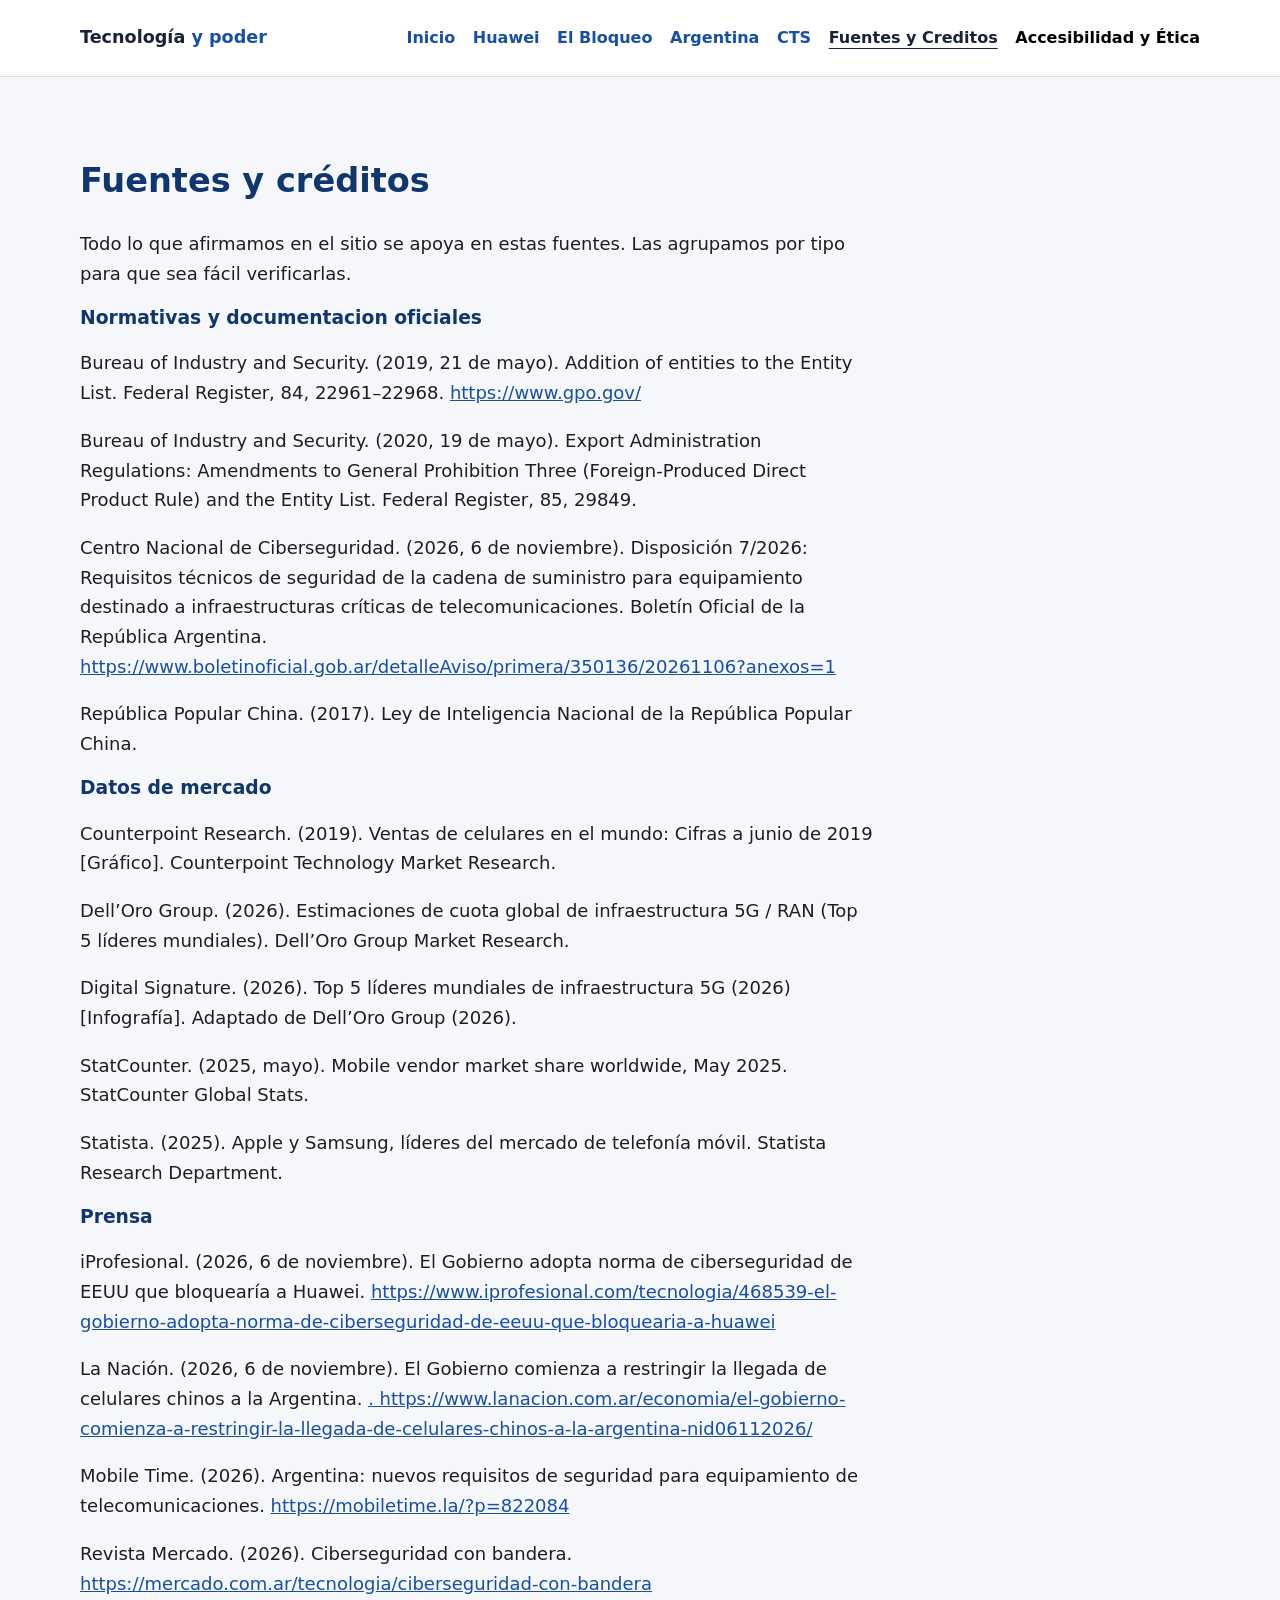
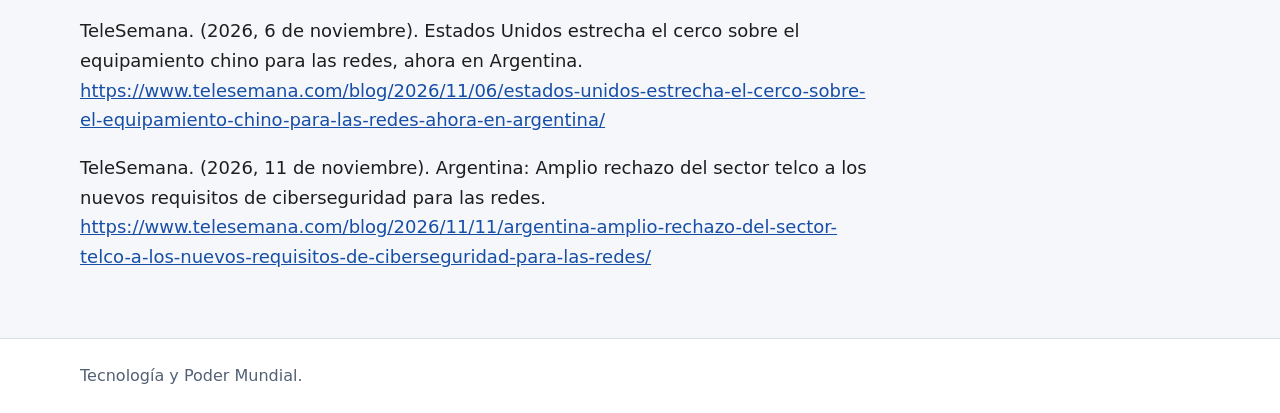
<file: Fuentes.html>
<!doctype html> <!-- Declaración del tipo de documento HTML5 -->
<html lang="es"> <!-- Idioma de la página -->
<head>
  <meta charset="utf-8"> <!-- Codificación de caracteres -->
  <meta name="viewport" content="width=device-width, initial-scale=1"> <!-- Configuración de la ventana gráfica para dispositivos móviles -->
  <link rel="stylesheet" href="styles/style.css"> <!-- Uso de .css -->
</head>
<body> <!-- Cuerpo de la página -->
  <a class="skip-link" href="#contenido">Saltar al contenido principal</a> 
  <header class="site-header"> <!-- Encabezado de la página -->
    <div class="header-inner">
      <a class="brand" href="index.html">Tecnología <span>y poder</span></a> <!-- "logo" de la página -->
      <nav aria-label="Navegación principal"> <!-- Barra de navegación -->
        <ul> <!-- Lista de elementos de navegación -->
          <li><a href="index.html">Inicio</a></li> 
          <li><a href="Huawei.html">Huawei</a></li>
          <li><a href="Bloqueo.html">El Bloqueo</a></li>
          <li><a href="argentina.html">Argentina</a></li>
          <li><a href="contacto.html">CTS</a></li>
          <li><a class="extra" href="Fuentes.html" aria-current="page">Fuentes y Creditos</a></li>
          <li><a class="extra" href="accesibilidad.html" >Accesibilidad y Ética</a></li>
        </ul>
      </nav>
    </div>
  </header>

 <main id="contenido" class="container">
    <article class="prose">
        <h2 class="color-titulo">Fuentes y créditos</h2>

        <p class="lead">Todo lo que afirmamos en el sitio se apoya en estas fuentes. Las agrupamos por tipo para que sea fácil verificarlas.</p>
        
        <h3 class="color-titulo"><b>Normativas y documentacion oficiales</b></h3>

       <p class="lead">Bureau of Industry and Security. (2019, 21 de mayo). Addition of entities to the Entity List. Federal Register, 84, 22961–22968. <a href="https://www.gpo.gov/">https://www.gpo.gov/</a></p>
        <p class="lead">Bureau of Industry and Security. (2020, 19 de mayo). Export Administration Regulations: Amendments to General Prohibition Three (Foreign-Produced Direct Product Rule) and the Entity List. Federal Register, 85, 29849.</p>
        <p class="lead">Centro Nacional de Ciberseguridad. (2026, 6 de noviembre). Disposición 7/2026: Requisitos técnicos de seguridad de la cadena de suministro para equipamiento destinado a infraestructuras críticas de telecomunicaciones. Boletín Oficial de la República Argentina. <a href="https://www.boletinoficial.gob.ar/detalleAviso/primera/350136/20261106?anexos=1">https://www.boletinoficial.gob.ar/detalleAviso/primera/350136/20261106?anexos=1</a> </p>
        <p class="lead">República Popular China. (2017). Ley de Inteligencia Nacional de la República Popular China.</p>
        
        <h3 class="color-titulo"><b>Datos de mercado</b></h3>

        <p class="lead">Counterpoint Research. (2019). Ventas de celulares en el mundo: Cifras a junio de 2019 [Gráfico]. Counterpoint Technology Market Research.</p>
        <p class="lead">Dell’Oro Group. (2026). Estimaciones de cuota global de infraestructura 5G / RAN (Top 5 líderes mundiales). Dell’Oro Group Market Research.</p>
        <p class="lead">Digital Signature. (2026). Top 5 líderes mundiales de infraestructura 5G (2026) [Infografía]. Adaptado de Dell’Oro Group (2026).</p>
        <p class="lead">StatCounter. (2025, mayo). Mobile vendor market share worldwide, May 2025. StatCounter Global Stats.</p>
        <p class="lead">Statista. (2025). Apple y Samsung, líderes del mercado de telefonía móvil. Statista Research Department.</p>

        <h3 class="color-titulo"><b>Prensa</b></h3>

        <p class="lead">iProfesional. (2026, 6 de noviembre). El Gobierno adopta norma de ciberseguridad de EEUU que bloquearía a Huawei. <a href=" https://www.iprofesional.com/tecnologia/468539-el-gobierno-adopta-norma-de-ciberseguridad-de-eeuu-que-bloquearia-a-huawei"> https://www.iprofesional.com/tecnologia/468539-el-gobierno-adopta-norma-de-ciberseguridad-de-eeuu-que-bloquearia-a-huawei</a></p>
        <p class="lead">La Nación. (2026, 6 de noviembre). El Gobierno comienza a restringir la llegada de celulares chinos a la Argentina. <a href="https://www.lanacion.com.ar/economia/el-gobierno-comienza-a-restringir-la-llegada-de-celulares-chinos-a-la-argentina-nid06112026/">. https://www.lanacion.com.ar/economia/el-gobierno-comienza-a-restringir-la-llegada-de-celulares-chinos-a-la-argentina-nid06112026/</a></p>
        <p class="lead">Mobile Time. (2026). Argentina: nuevos requisitos de seguridad para equipamiento de telecomunicaciones. <a href=" https://mobiletime.la/?p=822084"> https://mobiletime.la/?p=822084</a></p>
        <p class="lead">Revista Mercado. (2026). Ciberseguridad con bandera. <a href="https://mercado.com.ar/tecnologia/ciberseguridad-con-bandera">https://mercado.com.ar/tecnologia/ciberseguridad-con-bandera</a></p>
        <p class="lead">TeleSemana. (2026, 6 de noviembre). Estados Unidos estrecha el cerco sobre el equipamiento chino para las redes, ahora en Argentina. <a href="https://www.telesemana.com/blog/2026/11/06/estados-unidos-estrecha-el-cerco-sobre-el-equipamiento-chino-para-las-redes-ahora-en-argentina/">https://www.telesemana.com/blog/2026/11/06/estados-unidos-estrecha-el-cerco-sobre-el-equipamiento-chino-para-las-redes-ahora-en-argentina/</a></p>
        <p class="lead">TeleSemana. (2026, 11 de noviembre). Argentina: Amplio rechazo del sector telco a los nuevos requisitos de ciberseguridad para las redes. <a href="https://www.telesemana.com/blog/2026/11/11/argentina-amplio-rechazo-del-sector-telco-a-los-nuevos-requisitos-de-ciberseguridad-para-las-redes/">https://www.telesemana.com/blog/2026/11/11/argentina-amplio-rechazo-del-sector-telco-a-los-nuevos-requisitos-de-ciberseguridad-para-las-redes/</a></p>
    </article>

 </main>

 <footer class="site-footer"> <!-- Pie de página -->
    <div class="footer-inner"> <!-- Contenido del pie de página -->
      <p>Tecnología y Poder Mundial.</p>
    </div>
  </footer>
    
</body>
</file>
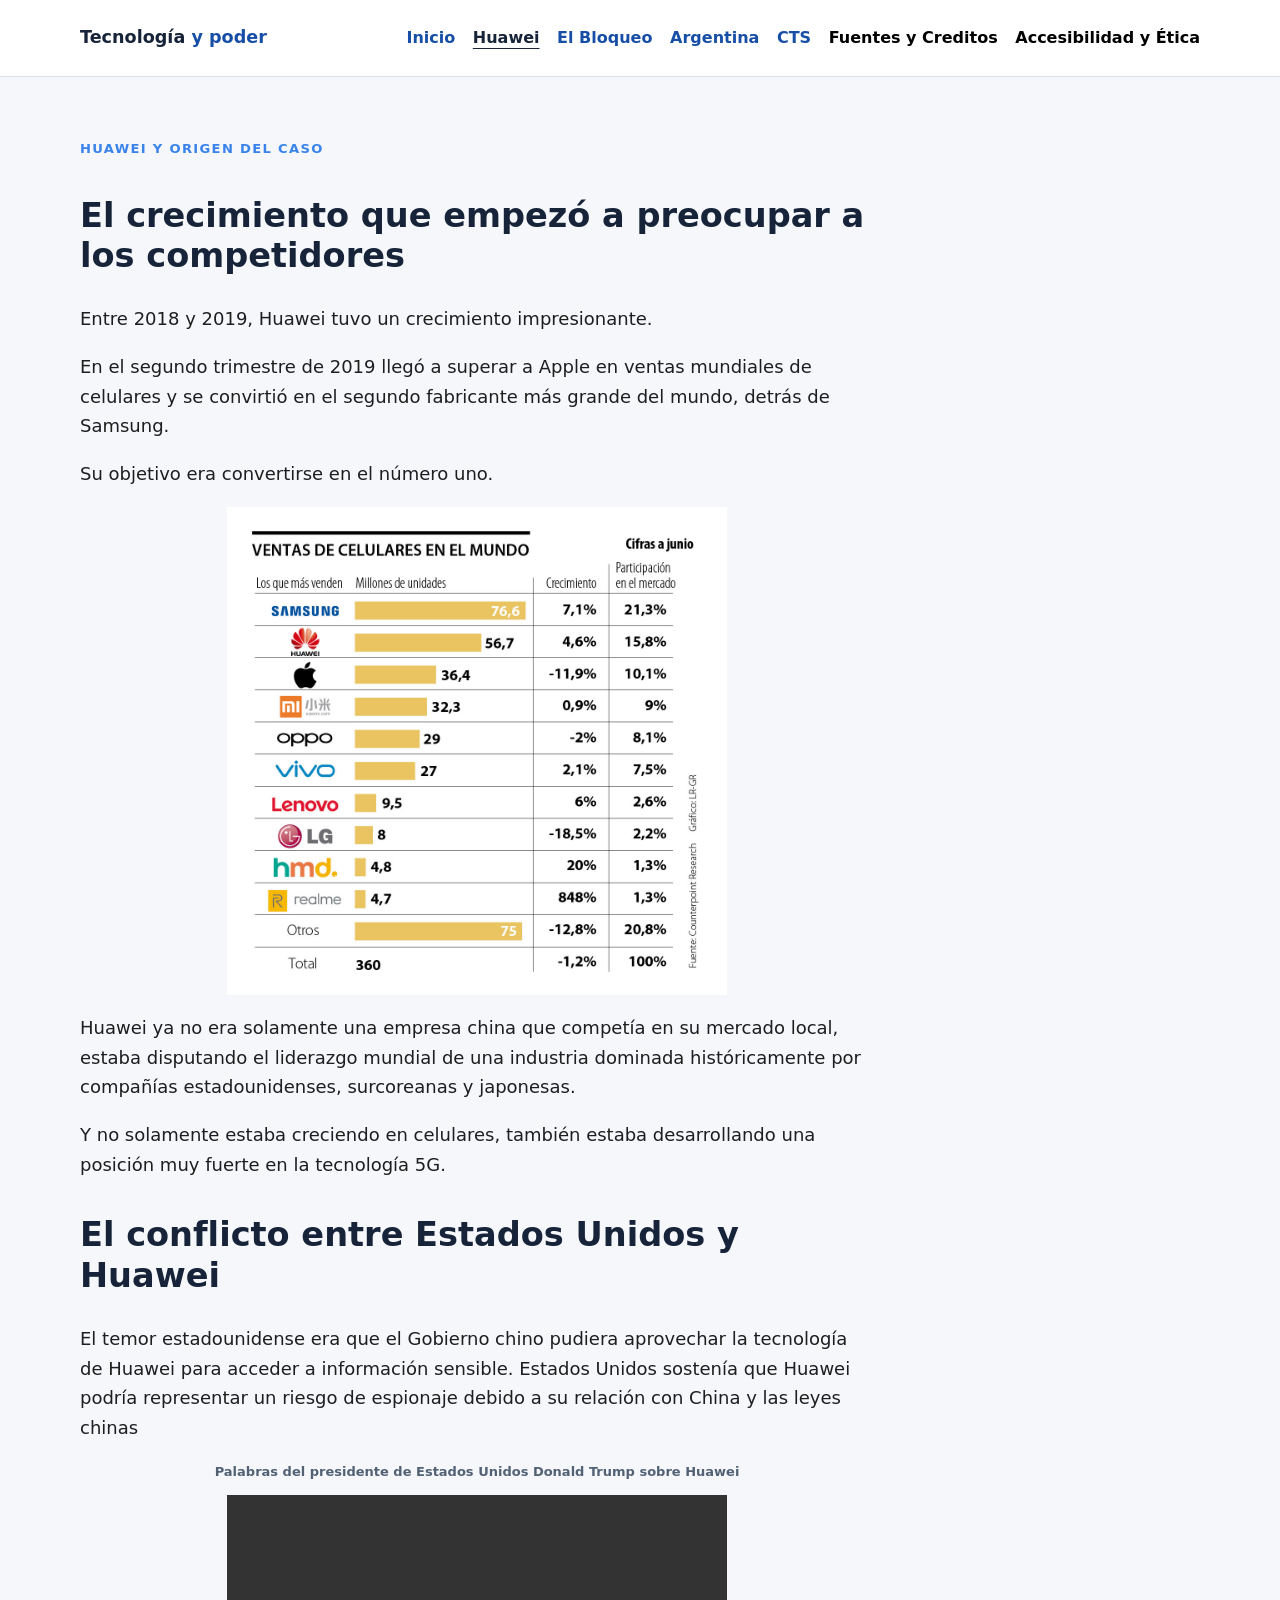
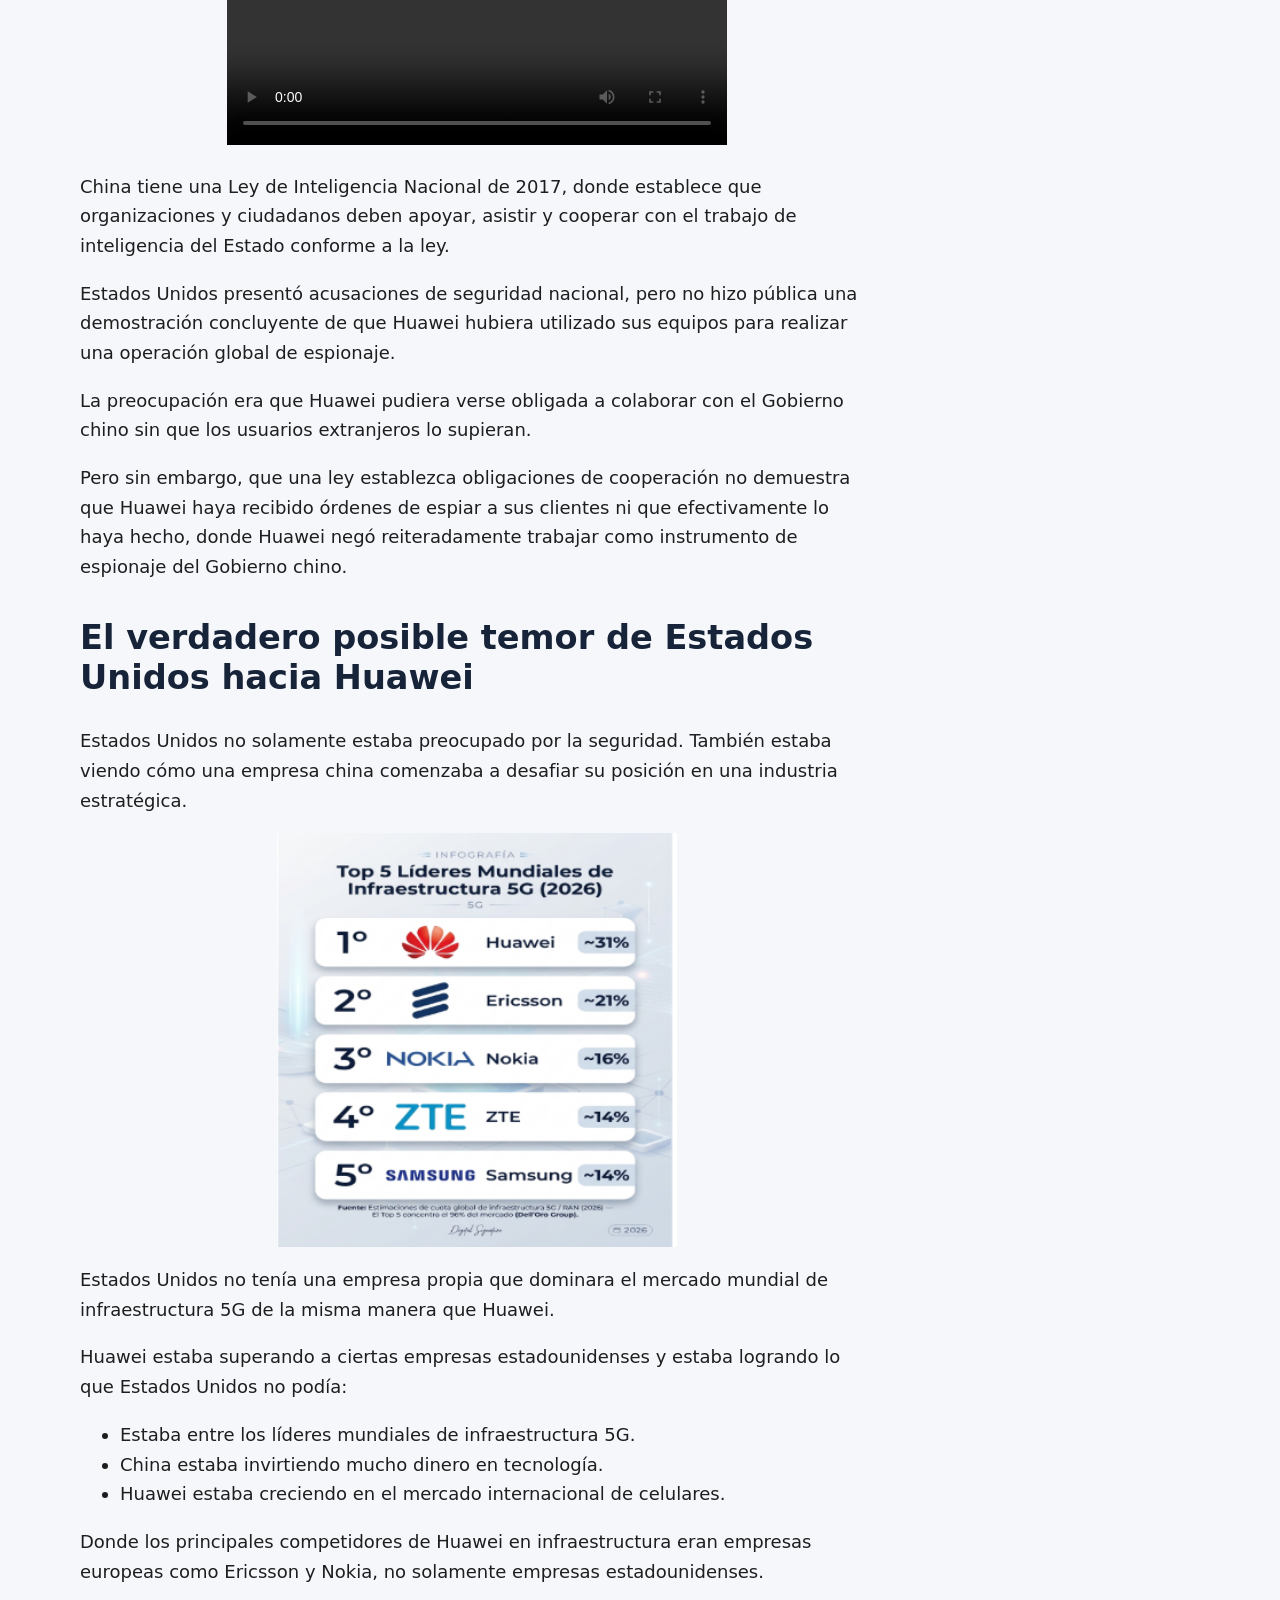
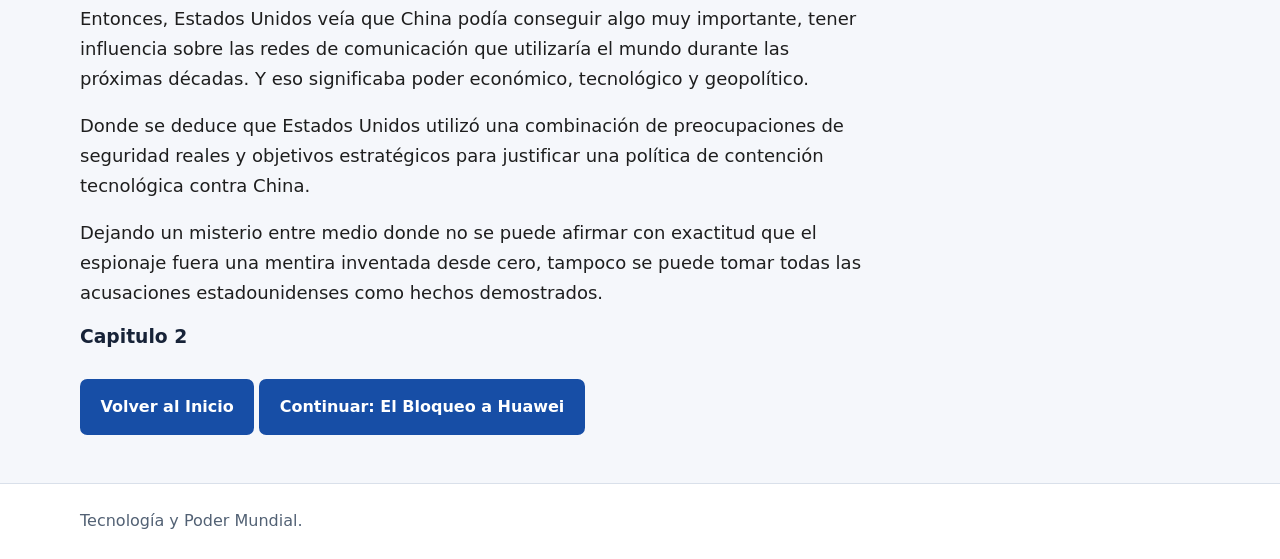
<file: Huawei.html>
<!doctype html> <!-- Declaración del tipo de documento HTML5 -->
<html lang="es"> <!-- Idioma de la página -->
<head>
  <meta charset="utf-8"> <!-- Codificación de caracteres -->
  <meta name="viewport" content="width=device-width, initial-scale=1"> <!-- Configuración de la ventana gráfica para dispositivos móviles -->
  <meta name="description" content="Misión educativa y antecedentes históricos de Huawei.">
  <title>Institucional y origen del caso | Tecnología y poder</title> <!-- Nombre de la página que aparece en el navegador -->
  <link rel="stylesheet" href="styles/style.css"> <!-- Uso de .css -->
</head>

<body> <!-- Cuerpo de la página -->
  <a class="skip-link" href="#contenido">Saltar al contenido principal</a>
  <header class="site-header"> <!-- Encabezado de la página -->
    <div class="header-inner">
      <a class="brand" href="index.html">Tecnología <span>y poder</span></a> <!-- "logo" de la página -->
      <nav aria-label="Navegación principal"> <!-- Barra de navegación -->
        <ul> <!-- Lista de elementos de navegación -->
          <li><a href="index.html">Inicio</a></li>
          <li><a href="Huawei.html" aria-current="page">Huawei</a></li>
          <li><a href="Bloqueo.html">El Bloqueo</a></li>
          <li><a href="argentina.html">Argentina</a></li>
          <li><a href="contacto.html">CTS</a></li>
          <li><a class="extra" href="Fuentes.html">Fuentes y Creditos</a></li>
          <li><a class="extra" href="accesibilidad.html" >Accesibilidad y Ética</a></li>
        </ul>
    </nav>
    </div>
  </header>

  <main id="contenido" class="container"> <!-- Contenido principal de la página -->
    <article class="prose"> <!-- Contenido de la página -->
      <p class="eyebrow">Huawei y origen del caso</p> <!-- Subtítulo de la página -->
      <h2>El crecimiento que empezó a preocupar a los competidores</h2> <!-- Título de la página -->
        <p class="lead">Entre 2018 y 2019, Huawei tuvo un crecimiento impresionante.</p>
        <p class="lead"> En el segundo trimestre de 2019 llegó a superar a Apple en ventas mundiales de celulares y se convirtió en el segundo fabricante más grande del mundo, detrás de Samsung.</p>
        <p class="lead">Su objetivo era convertirse en el número uno.</p>
        <img id="imagen" src="assets/globo_celulares_p11.jpg" alt="Tabla de ranking de celulares" width="500">
        <p class="lead">Huawei ya no era solamente una empresa china que competía en su mercado local, estaba disputando el liderazgo mundial de una industria dominada históricamente por compañías estadounidenses, surcoreanas y japonesas.</p>
        <p class="lead">Y no solamente estaba creciendo en celulares, también estaba desarrollando una posición muy fuerte en la tecnología 5G.</p>

      <h2>El conflicto entre Estados Unidos y Huawei</h2>
      <p class="lead">El temor estadounidense era que el Gobierno chino pudiera aprovechar la tecnología de Huawei para acceder a información sensible. Estados Unidos sostenía que Huawei podría representar un riesgo de espionaje debido a su relación con China y las leyes chinas</p>
      
      <div class="videos"> <!-- Sección de videos -->
        <p><strong>Palabras del presidente de Estados Unidos Donald Trump sobre Huawei</strong></p> <!-- Título de la sección de videos -->
        <video controls width="500"> <!-- Video con subtítulos -->
          
          <source src="assets/Videos/Donald Trump.mp4" type="video/mp4">
          <track 
            src="data:text/vtt;charset=utf-8,WEBVTT%0A%0A00%3A00.000%20--%3E%2000%3A02.800%0AHuawei%20es%20algo%20que%20es%20muy%20peligroso.%0A%0A00%3A02.800%20--%3E%2000%3A07.300%0AMiras%20lo%20que%20han%20hecho%20desde%20el%20punto%20de%20vista%20de%20la%20seguridad%20y%20militar%3B%20es%20muy%20peligroso.%0A%0A00%3A07.300%20--%3E%2000%3A11.800%0AAs%C3%AD%20que%20es%20posible%20que%20incluso%20Huawei%20sea%20incluido%20en%20alg%C3%BAn%20tipo%20de%20acuerdo%20comercial.%0A%0A00%3A11.800%20--%3E%2000%3A19.480%0ASi%20lleg%C3%A1ramos%20a%20un%20acuerdo%2C%20podr%C3%ADa%20imaginar%20a%20Huawei%20posiblemente%20incluido%20de%20alguna%20forma%20o%20como%20parte%20de%20un%20acuerdo%20comercial."
            kind="subtitles"
            srclang="es" 
            label="Español" 
            default
            >
        </video>
      </div>

      <p class="lead">China tiene una Ley de Inteligencia Nacional de 2017, donde establece que organizaciones y ciudadanos deben apoyar, asistir y cooperar con el trabajo de inteligencia del Estado conforme a la ley. </p>
      <p class="lead">Estados Unidos presentó acusaciones de seguridad nacional, pero no hizo pública una demostración concluyente de que Huawei hubiera utilizado sus equipos para realizar una operación global de espionaje. </p>
      <p class="lead">La preocupación era que Huawei pudiera verse obligada a colaborar con el Gobierno chino sin que los usuarios extranjeros lo supieran.</p>
      <p class="lead">Pero sin embargo, que una ley establezca obligaciones de cooperación no demuestra que Huawei haya recibido órdenes de espiar a sus clientes ni que efectivamente lo haya hecho, donde Huawei negó reiteradamente trabajar como instrumento de espionaje del Gobierno chino. </p>

      <h2>El verdadero posible temor de Estados Unidos hacia Huawei</h2>
      <p class="lead">Estados Unidos no solamente estaba preocupado por la seguridad. También estaba viendo cómo una empresa china comenzaba a desafiar su posición en una industria estratégica. </p>
      <img id="imagen" src="assets/image1.png" alt="Estadisticas de infraestructura" width="400">
      <p class="lead">Estados Unidos no tenía una empresa propia que dominara el mercado mundial de infraestructura 5G de la misma manera que Huawei.</p>
    
      <p class="lead">Huawei estaba superando a ciertas empresas estadounidenses y estaba logrando lo que Estados Unidos no podía:
          <ul> 
            <li class="lead">Estaba entre los líderes mundiales de infraestructura 5G.</li>
            <li class="lead">China estaba invirtiendo mucho dinero en tecnología.</li>
            <li class="lead">Huawei estaba creciendo en el mercado internacional de celulares.</li>   
          </ul>
          <p class="lead">Donde los principales competidores de Huawei en infraestructura eran empresas europeas como Ericsson y Nokia, no solamente empresas estadounidenses.</p>
          <p class="lead">Entonces, Estados Unidos veía que China podía conseguir algo muy importante, tener influencia sobre las redes de comunicación que utilizaría el mundo durante las próximas décadas. Y eso significaba poder económico, tecnológico y geopolítico.</p>
          <p class="lead">Donde se deduce que Estados Unidos utilizó una combinación de preocupaciones de seguridad reales y objetivos estratégicos para justificar una política de contención tecnológica contra China.</p>
          <p class="lead">Dejando un misterio entre medio donde no se puede afirmar con exactitud que el espionaje fuera una mentira inventada desde cero, tampoco se puede tomar todas las acusaciones estadounidenses como hechos demostrados.</p>
      </p>

      <h3>Capitulo 2</h3> <!-- Subtítulo del capítulo -->
      <a class="button" href="index.html">Volver al Inicio</a> <!-- Botón para volver al inicio -->
      <a class="button" href="Bloqueo.html">Continuar: El Bloqueo a Huawei</a> <!-- Botón para continuar al capítulo 2 -->
  
    </article>
  </main>
  <footer class="site-footer"> <!-- Pie de página -->
    <div class="footer-inner"> <!-- Contenido del pie de página -->
      <p>Tecnología y Poder Mundial.</p>
    </div>
  </footer>
</body>
</html>
</file>
<file: styles/style.css>
/* Variables de color y estilo para el tema claro */
:root {
  color-scheme: light;
  --tinta: #172338;
  --apagado: #526174;
  --papel: #f5f7fb;
  --superficie: #fff;
  --marca: #174ea6;
  --marca-oscura: #10366f;
  --acento: #d84a32;
  --linea: #d9e0ea;
  --sombra: 0 12px 32px rgb(23 35 56 / 9%);
} 

/* Aplicar box-sizing: border-box a todos los elementos para un mejor control del tamaño y el espaciado */
*, *::before, *::after {
  box-sizing: border-box;
}

/* Hacer que el desplazamiento sea suave al hacer clic en enlaces internos */
html { scroll-behavior: smooth; } 

/* Estilos generales para el cuerpo de la página, incluyendo márgenes, color de fondo, color de texto y fuente */
body {
  margin: 0;
  background: var(--papel);
  color: var(--tinta);
  font: 1rem/1.65 system-ui, -apple-system, "Segoe UI", sans-serif;
} 

/* Estilo para los enlaces, estableciendo el color de los enlaces al color de la marca */
a { color: var(--marca); }

/* Estilo para los enlaces al pasar el cursor sobre ellos, cambiando el color al color de la marca más oscuro */
a:hover { color: var(--marca-oscura); }

/* Estilo para el enlace de salto, estableciendo la posición, color de fondo, color de texto, relleno, radio del borde y ocultando el elemento fuera de la pantalla */
.skip-link {
  position: absolute;
  z-index: 10;
  top: 0.5rem;
  left: 0.5rem;
  padding: 0.6rem 1rem;
  transform: translateY(-160%);
  border-radius: 0.4rem;
  background: var(--tinta);
  color: #fff;
}
.skip-link:focus { transform: translateY(0); }


/* Estilo para las imágenes, asegurando que se muestren como bloques y no excedan el ancho del contenedor */
img { display: block; max-width: 100%; }

/* Estilo para los elementos enfocados, agregando un contorno visible para mejorar la accesibilidad */
:focus-visible { outline: 3px solid #f2a900; outline-offset: 3px; }


/* Estilo para el encabezado del sitio, estableciendo el color de fondo y agregando un borde inferior */
.site-header {
  background: var(--superficie);
  border-bottom: 1px solid var(--linea);
}

/* Estilo para los elementos internos del encabezado, contenedor y pie de página, estableciendo un ancho máximo y centrando el contenido horizontalmente */
.header-inner, .container, .footer-inner {
  width: min(1120px, calc(100% - 2rem));
  margin-inline: auto;
}

/* Estilo para los elementos internos del encabezado, estableciendo un diseño flexible, alineando los elementos verticalmente, distribuyendo el espacio entre ellos y agregando un espacio entre los elementos */
.header-inner {
  display: flex;
  align-items: center;
  justify-content: space-between;
  gap: 1.5rem;
  min-height: 76px;
}

/* Estilo para la marca del sitio, estableciendo el color, tamaño de fuente, peso de fuente y eliminando la decoración del texto */
.brand {
  color: var(--tinta);
  font-size: 1.1rem;
  font-weight: 800;
  text-decoration: none;
}

/* Estilo para el texto dentro de la marca del sitio, estableciendo el color al color de la marca */
.brand span { color: var(--marca); }

/* Estilo para la barra de navegación, estableciendo un diseño flexible, permitiendo que los elementos se ajusten a múltiples líneas, agregando un espacio entre los elementos, eliminando márgenes y relleno, y eliminando la lista de estilo */
nav ul {
  display: flex;
  flex-wrap: wrap;
  gap: 0.4rem 1.1rem;
  margin: 0;
  padding: 0;
  list-style: none;
}
/* Estilo para los enlaces dentro de la barra de navegación, estableciendo el peso de la fuente y eliminando la decoración del texto */
nav a { font-weight: 650; text-decoration: none; }
/* Estilo para los enlaces dentro de la barra de navegación que representan la página actual, estableciendo el color al color de la tinta, subrayando el texto y ajustando la posición del subrayado */
nav a[aria-current="page"] { color: var(--tinta); text-decoration: underline; text-underline-offset: 5px; }

/* Estilo para el enlace de salto, estableciendo la posición, color de fondo, color de texto, relleno, radio del borde y ocultando el elemento fuera de la pantalla */
main { min-height: 65vh; }
/* Estilo para el contenedor, agregando relleno vertical */
.container { padding-block: 3rem; }
/* Estilo para el hero, agregando relleno vertical y horizontal, estableciendo una imagen de fondo centrada y ajustada al tamaño del contenedor, y estableciendo el color del texto */
.hero {
  padding: clamp(3rem, 8vw, 6rem) max(1rem, calc((100% - 1120px) / 2));
  background:url(../assets/dls_web_06feb_1280x720_huawei_china_eeuu.jpg) center / cover no-repeat;
  color: #fff;
}
/* Estilo para el contenido del hero, estableciendo un ancho máximo */
.hero-content { max-width: 750px; }
/* Estilo para el encabezado dentro del hero, estableciendo un ancho máximo, margen inferior, tamaño de fuente adaptable y altura de línea */
.hero h1 { max-width: 18ch; margin: 0 0 1rem; font-size: clamp(2.4rem, 6vw, 4.5rem); line-height: 1.08; }
/* Estilo para el párrafo dentro del hero, estableciendo un ancho máximo, color de texto, y tamaño de fuente */
.hero p { max-width: 65ch; color: #e6efff; font-size: 1.15rem; }

/* Estilo para los elementos con clase "eyebrow"/ceja, estableciendo el color, tamaño de fuente, peso de fuente, espaciado entre letras y transformando el texto a mayúsculas */
.eyebrow { color: #3983eb; font-size: 0.82rem; font-weight: 800; letter-spacing: 0.1em; text-transform: uppercase; }

/* Estilo para los botones, estableciendo la visualización en línea, margen superior, relleno, borde, radio del borde, color de fondo, color de texto, peso de fuente y eliminando la decoración del texto */
.button {
  display: inline-block;
  margin-top: 0.75rem;
  padding: 0.8rem 1.15rem;
  border: 2px solid transparent;
  border-radius: 0.45rem;
  background: var(--marca);
  color: #fff;
  font-weight: 750;
  text-decoration: none;
}

/* Estilo para los párrafos dentro de la sección de introducción, estableciendo el tamaño de fuente */
div.introduccion p{
  font-size: 24px;
}

/* Estilo para los botones al pasar el cursor sobre ellos, cambiando el color de fondo al color de la marca más oscuro y el color del texto a blanco */
.button:hover { background: var(--marca-oscura); color: #fff; }
.hero .button { background: #fff; color: var(--marca-oscura); }
.hero .button:hover { background: #e8f0ff; }

/* Estilo para los encabezados h1, h2 y h3, estableciendo la altura de línea, tamaño de fuente y margen superior */
h1, h2, h3 { line-height: 1.2; }
h1 { font-size: clamp(2rem, 5vw, 3.25rem); }
h2 { margin-top: 0; font-size: clamp(1.5rem, 3vw, 2.1rem); }

/* Estilo para los párrafos con la clase "lead", estableciendo un ancho máximo y color de texto */
.lead {
    font-size: large;
    max-width: 70ch;
    color:#1e1e1e;
 }

/* Estilo para los párrafos, estableciendo el margen superior y el color del texto */
.card-grid, .gallery-grid, .fact-grid {
  display: grid;
  grid-template-columns: repeat(3, minmax(0, 1fr));
  gap: 1.25rem;
}
/* Estilo para los elementos de clases "tarjeta", "panel" y "hecho", estableciendo el relleno, borde, radio del borde, color de fondo y sombra de la caja */
.card, .panel, .fact {
  padding: 1.4rem;
  border: 1px solid var(--linea);
  border-radius: 0.75rem;
  background: var(--superficie);
  box-shadow: var(--sombra);
}

/* Estilo para los encabezados h3 dentro de las tarjetas, estableciendo el margen superior y fuente del texto */
.card h3 { margin-top: 0; }
.card a { font-weight: 700; }

/* Estilo para los párrafos con clase "hechos clave", estableciendo el margen superior y fuente del texto */
.key-facts { margin-top: 2rem; padding: 1.5rem; border-left: 5px solid var(--acento); background: #fff; }
/* Estilo para las listas dentro de los hechos clave, eliminando el margen inferior */
.key-facts ul { margin-bottom: 0; }

/* Estilo para los elementos con la clase "prosa", estableciendo un ancho máximo y margen superior */
.prose { max-width: 78ch; }
.prose h2 { margin-top: 2.25rem; }

/* Estilo para los elementos con la clase "llamada", estableciendo el margen vertical, relleno, borde izquierdo y color de fondo */
.callout { margin-block: 1.5rem; padding: 1rem 1.25rem; border-left: 4px solid var(--marca); background: #eaf1fc; }

/* Estilo para los elementos con la clase "envoltura de tabla", estableciendo el desbordamiento horizontal y margen vertical */
.table-wrap { overflow-x: auto; margin-block: 1.5rem; }

/* Estilo para las tablas, estableciendo el ancho, colapso de bordes y color de fondo */
table { width: 100%; border-collapse: collapse; background: #fff; }

/* Estilo para los elementos de la tabla, estableciendo el relleno, borde, alineación del texto y alineación vertical */
caption { padding: 0.75rem; font-weight: 750; text-align: left; }

/* Estilo para los encabezados y celdas de la tabla, estableciendo el relleno, borde, alineación del texto y alineación vertical */
th, td { padding: 0.85rem; border: 1px solid var(--linea); text-align: left; vertical-align: top; }
th { background: #eaf1fc; }

/* Estilo para los elementos de la galería, estableciendo un diseño de cuadrícula, espacio entre elementos y columnas de cuadrícula */
.gallery-grid { display: grid; gap: 5px; grid-template-columns: repeat(3, 400px); }
.gallery-grid figure {
    width: 80%;
    margin: 0;
    overflow: hidden;
    border-radius: 0.75rem;
    background: #fff; 
    box-shadow: var(--sombra);
    border: 3px solid transparent;
    box-sizing: border-box;
    transition: border-color 0.3s;
  }  
  
  .gallery-grid figure:hover{
    border-color: #d84a32;
  } 
  
.gallery-grid img { 
    width: 100%;
    aspect-ratio: 16 / 10;
    object-fit: cover;
   }



/* Estilo para los subtítulos de las imágenes en la galería */
figcaption { padding: 0.8rem 1rem; color: var(--apagado); }

/* Estilo para los formularios, estableciendo un ancho máximo y margen vertical */
form { max-width: 720px; }
.form-field { margin-block: 1rem; }

/* Estilo para las etiquetas de los formularios, estableciendo la visualización en bloque, margen inferior y peso de fuente */
label { display: block; margin-bottom: 0.35rem; font-weight: 700; }

/* Estilo para los campos de entrada, selección y área de texto, estableciendo el ancho, relleno, borde, radio del borde, color de fondo, color de texto y fuente */
input, select, textarea {
  width: 100%;
  padding: 0.75rem;
  border: 1px solid #8b98aa;
  border-radius: 0.35rem;
  background: #fff;
  color: var(--tinta);
  font: inherit;
}

/* Estilo para las areas de texto, estableciendo la altura mínima y permitiendo el cambio de tamaño vertical */
textarea { min-height: 9rem; resize: vertical; }

/* Estilo para los elementos con las clases "ayuda" y "muted", estableciendo el color del texto y tamaño de fuente */
.help, .muted { color: var(--apagado); font-size: 0.92rem; }

/* Estilo para los elementos de la página de error */
.error-page { padding-block: 5rem; text-align: center; }
.error-code { color: var(--acento); font-size: clamp(4rem, 12vw, 8rem); font-weight: 900; line-height: 1; } /* Estilo para el código de error, estableciendo el color, tamaño de fuente adaptable, peso de fuente y altura de línea */


/* Estilo para el pie de página / footer de las páginas, estableciendo el relleno vertical, borde superior y color de fondo */
.site-footer { padding-block: 1.5rem; border-top: 1px solid var(--linea); background: #fff; }
/* Estilo para los elementos internos del pie de página, estableciendo un diseño flexible, permitiendo que los elementos se ajusten a múltiples líneas, distribuyendo el espacio entre ellos, agregando un espacio entre los elementos y estableciendo el color del texto */
.footer-inner { display: flex; flex-wrap: wrap; justify-content: space-between; gap: 1rem; color: var(--apagado); }
.site-footer p { margin: 0; } /* Estilo para los párrafos dentro del pie de página, eliminando el margen */

/* Estilos responsive para pantallas con un ancho máximo de 760px, ajustando la disposición de los elementos del encabezado, la barra de navegación y las cuadrículas de tarjetas, hechos y galerías */
@media (max-width: 760px) {
  .header-inner { align-items: flex-start; flex-direction: column; padding-block: 1rem; }
  nav ul { gap: 0.35rem 0.85rem; }
  .card-grid, .fact-grid, .gallery-grid { grid-template-columns: 1fr; }
  .container { padding-block: 2rem; }
}

/* Estilos para usuarios que prefieren reducir el movimiento, desactivando el comportamiento de desplazamiento suave */
@media (prefers-reduced-motion: reduce) {
  html { scroll-behavior: auto; }
}

/* Estilo para el contenedor de la imagen, asegurando que se muestre como un bloque y centrando la imagen horizontalmente */
#imagen{
  display: block;
  margin: auto;
}

/* Estilo para la sección de videos, centrando el texto y estableciendo el tamaño de fuente y color de los párrafos dentro de la sección */
.videos{
  text-align:center;
  p{
    font-size: small;
    color: #526174;
  }
}

.parrafo-inicio{
  font-size: x-large;
}

/* MAPA CONCEPTUAL */

.mapa-conceptual {
    max-width: 1400px;
    margin: auto;
}

.mapa-encabezado {
    text-align: center;
    margin-bottom: 2rem;
}

.mapa-encabezado h1 {
    font-size: clamp(1.7rem, 4vw, 2.5rem);
}

.mapa-raiz {
    max-width: 550px;
    margin: auto;
    padding: 1.3rem;
    border-radius: 12px;
    background: #292929;
    color: white;
    text-align: center;
}

.mapa-raiz h2 {
    font-size: 1.2rem;
    margin: 0;
}

.mapa-raiz p {
    margin-bottom: 0;
}

.relacion {
    text-align: center;
    font-size: 0.85rem;
    font-style: italic;
    color: var(--apagado);
    margin: 1rem 0;
}

.mapa-columnas {
    display: grid;
    grid-template-columns: repeat(3, minmax(0, 1fr));
    gap: 1.5rem;
    align-items: start;
}

.rama {
    display: flex;
    flex-direction: column;
    gap: 0.8rem;
    padding: 1rem;
    border-radius: 12px;
    background: white;
}

.concepto-principal {
    padding: 1rem;
    border: 2px solid;
    border-radius: 10px;
    text-align: center;
}

.concepto-principal h2 {
    margin: 0;
    font-size: 1.2rem;
}

.concepto-principal p {
    margin-bottom: 0;
    font-size: 0.9rem;
}

.concepto {
    border: 2px solid;
    border-radius: 10px;
    padding: 1rem;
    transition: transform 0.2s, box-shadow 0.2s;
}

.concepto summary {
    cursor: pointer;
    font-weight: bold;
}

.concepto p {
    font-size: 0.9rem;
    margin-bottom: 0;
}

.concepto:hover {
    transform: translateY(-3px);
    box-shadow: var(--sombra);
}

/* Colores de las tres ramas */

.ciencia .concepto-principal,
.ciencia .concepto {
    border-color: #6254d9;
    background: #efedff;
    color: #29235f;
}

.tecnologia .concepto-principal,
.tecnologia .concepto {
    border-color: #00866b;
    background: #e4f6f0;
    color: #104c40;
}

.sociedad .concepto-principal,
.sociedad .concepto {
    border-color: #c64b2b;
    background: #fff0e9;
    color: #692b19;
}

.conclusion {
    margin-top: 2rem;
    padding: 1.5rem;
    border-radius: 12px;
    background: #292929;
    color: white;
    text-align: center;
}

.conclusion h2 {
    margin-top: 0;
}

.conclusion p {
    margin-bottom: 0;
}

/* Adaptación a celulares */

@media (max-width: 760px) {
    .mapa-columnas {
        grid-template-columns: 1fr;
    }

    .mapa-raiz {
        width: 100%;
    }
}

.contenido-investigacion {
    margin-top: 4rem;
}

.apartado {
    margin-bottom: 2.5rem;
}

.apartado h2 {
    margin-bottom: 1rem;
}

.espacio{
  margin-top: 4rem;
}

.gallery-grid2 { 
  display: grid; gap: 5px; 
  grid-template-columns: repeat(1, 400px);
  justify-content: center;
}
.gallery-grid2 figure {
    width: 120%;
    margin: 0;
    overflow: hidden;
    border-radius: 0.75rem;
    background: #fff; 
    box-shadow: var(--sombra);
    border: 3px solid transparent;
    box-sizing: border-box;
    transition: border-color 0.3s;
  }  
  
  .gallery-grid2 figure:hover{
    border-color: #d84a32;
  } 
  
.gallery-grid2 img { 
    width: 100%;
    aspect-ratio: 16 / 10;
    object-fit: cover;
   }

.cronologia {
    margin-top: 4rem;
}

.cronologia-encabezado {
    margin-bottom: 2rem;
}

.linea-tiempo {
    position: relative;
    max-width: 850px;
    margin: 2rem auto;
    padding-left: 2rem;
}

/* Línea vertical */

.linea-tiempo::before {
    content: "";
    position: absolute;
    left: 0.45rem;
    top: 0.5rem;
    bottom: 0.5rem;
    width: 3px;
    background: var(--linea);
}

/* Cada acontecimiento */

.evento-tiempo {
    position: relative;
    margin-bottom: 1.25rem;
    padding: 1rem;
    border: 1px solid var(--linea);
    border-radius: 0.6rem;
    background: var(--superficie);
    box-shadow: var(--sombra);
}

/* Círculo sobre la línea */

.evento-tiempo::before {
    content: "";
    position: absolute;
    left: -1.85rem;
    top: 1.2rem;
    width: 0.8rem;
    height: 0.8rem;
    border: 3px solid var(--marca);
    border-radius: 50%;
    background: var(--superficie);
}

/* Parte que se puede seleccionar */

.evento-tiempo summary {
    display: flex;
    align-items: center;
    justify-content: space-between;
    gap: 1rem;
    cursor: pointer;
    font-weight: bold;
    list-style: none;
}

.evento-tiempo summary::-webkit-details-marker {
    display: none;
}

.fecha-evento {
    color: var(--marca);
    min-width: 145px;
}

.titulo-evento {
    flex: 1;
}

/* Símbolo para abrir y cerrar */

.evento-tiempo summary::after {
    content: "+";
    font-size: 1.5rem;
    color: var(--marca);
}

.evento-tiempo[open] summary::after {
    content: "−";
}

/* Información desplegada */

.evento-tiempo p {
    margin-bottom: 0;
    margin-top: 1rem;
    padding-top: 1rem;
    border-top: 1px solid var(--linea);
}

/* Adaptación a pantallas pequeñas */

@media (max-width: 600px) {
    .evento-tiempo summary {
        align-items: flex-start;
        flex-direction: column;
        gap: 0.4rem;
    }

    .fecha-evento {
        min-width: auto;
    }
}

.color-titulo{
    color: #10366f;
}

.extra{
    color: black;
}
</file>
